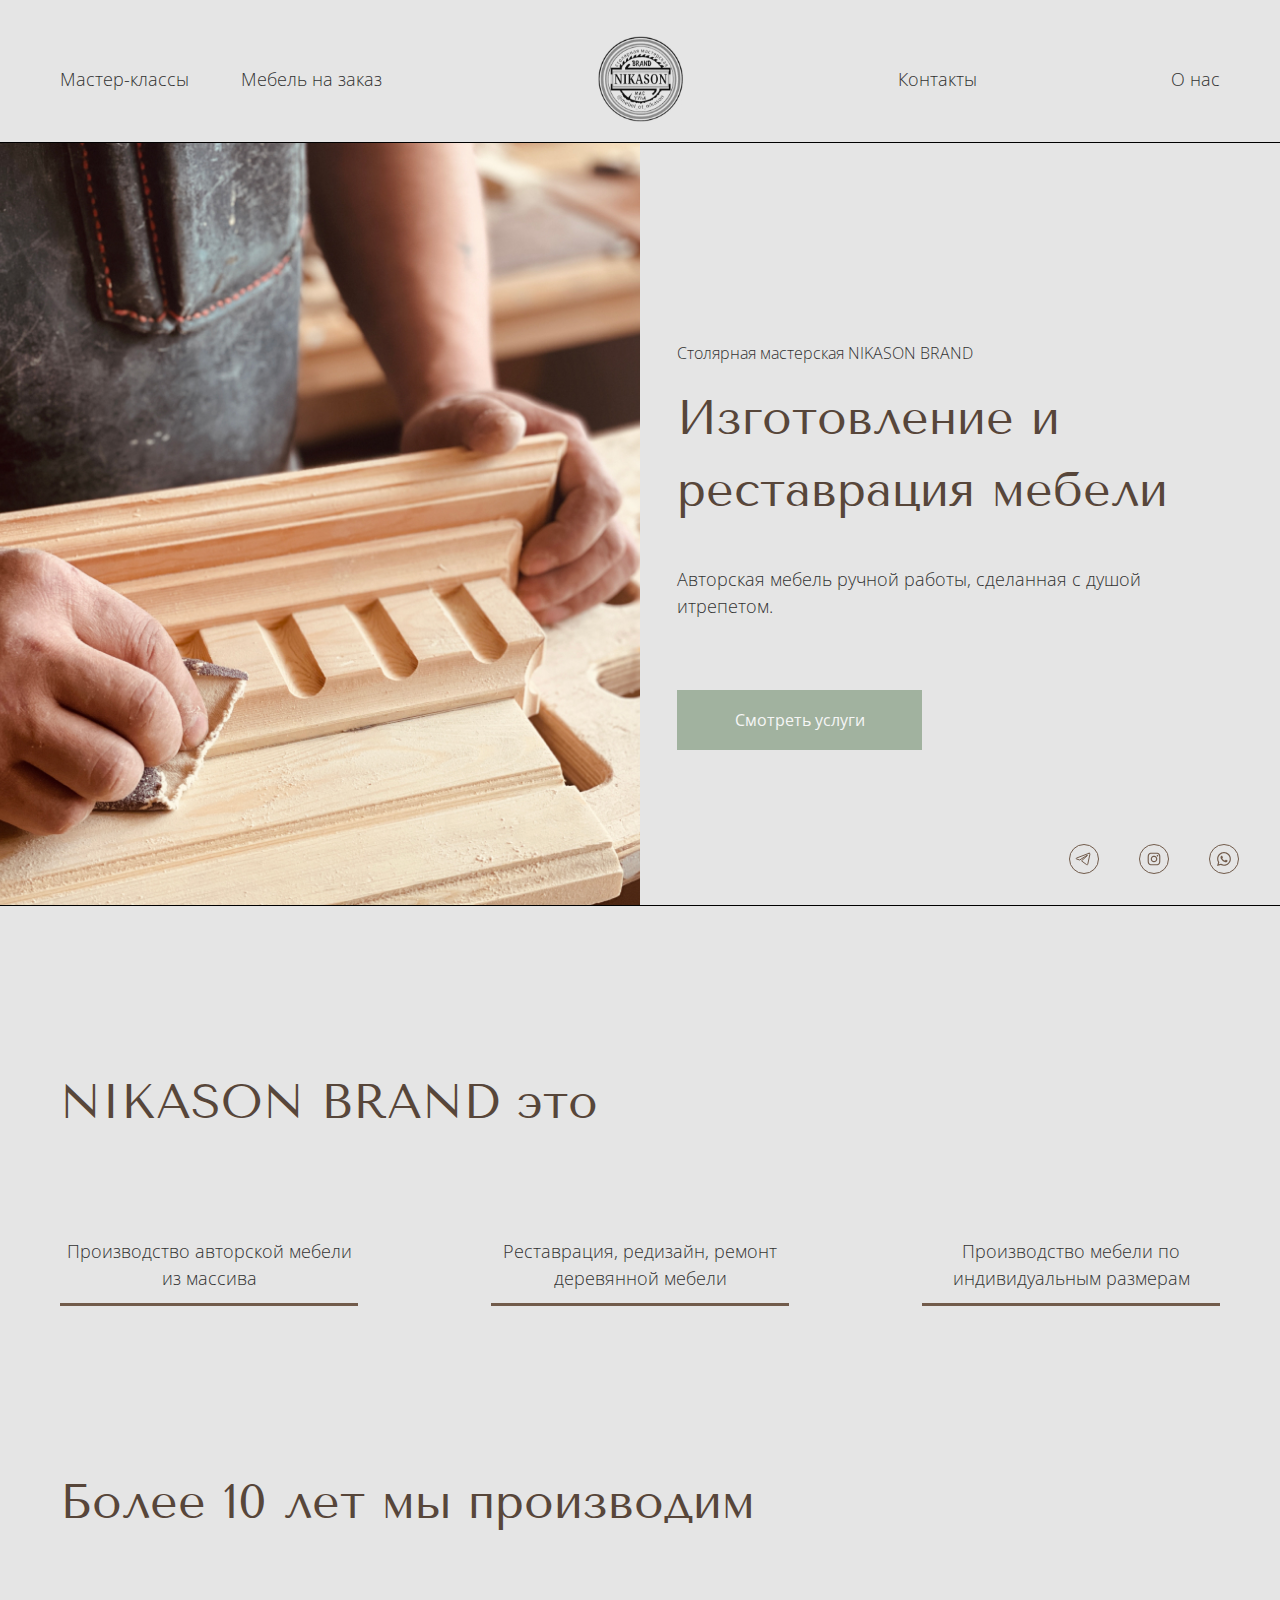
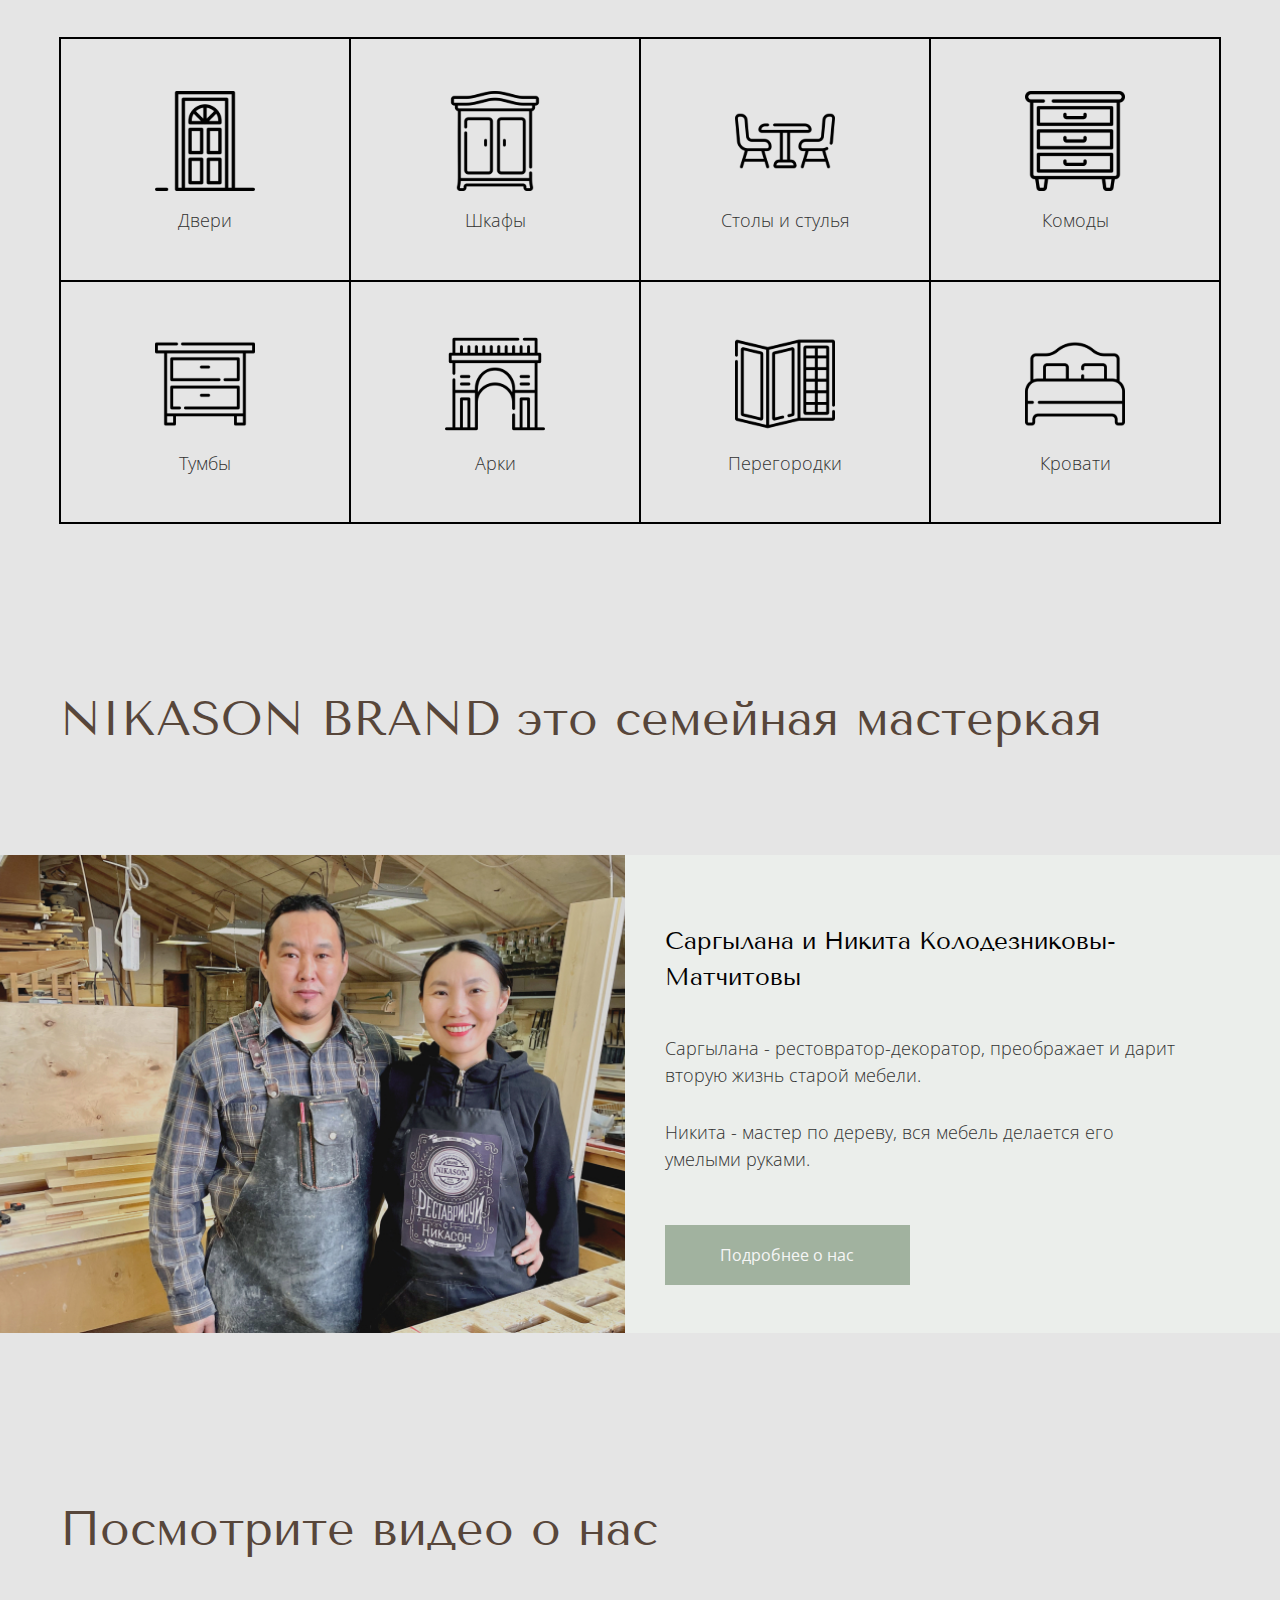
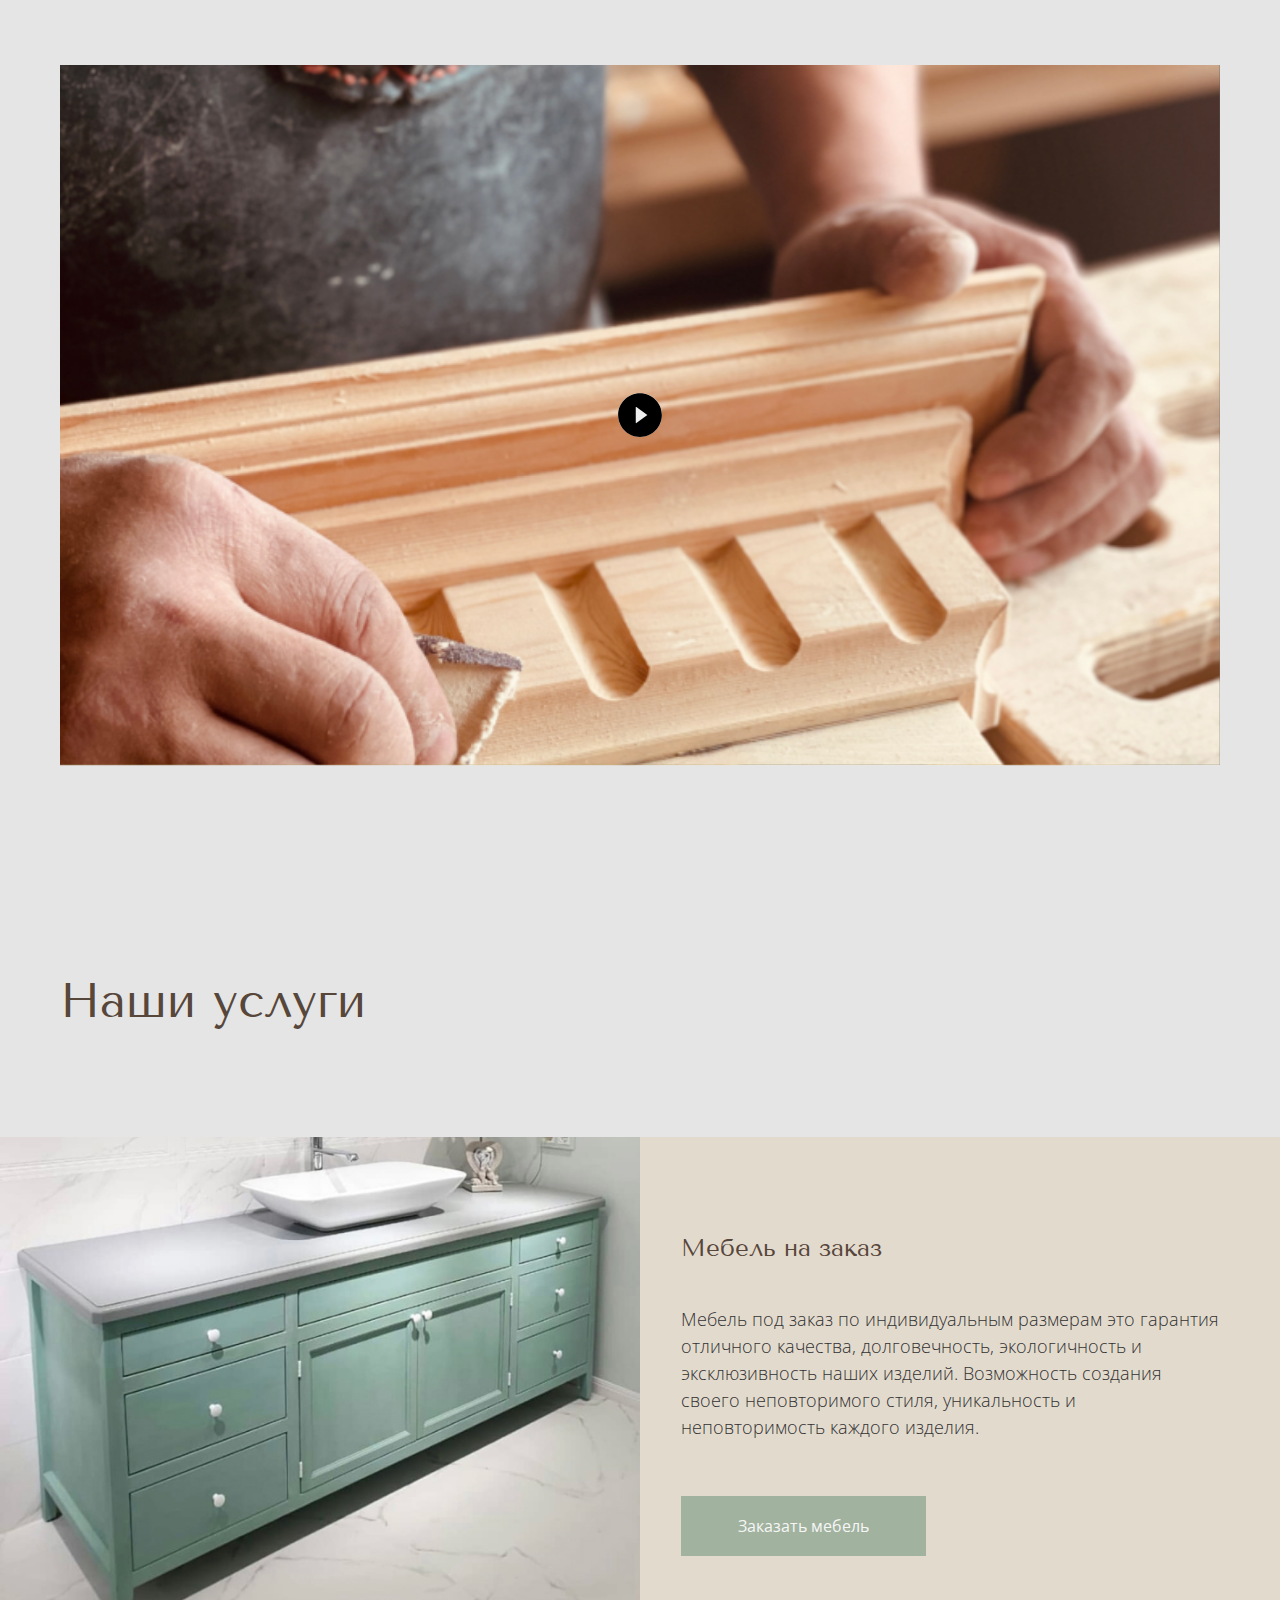
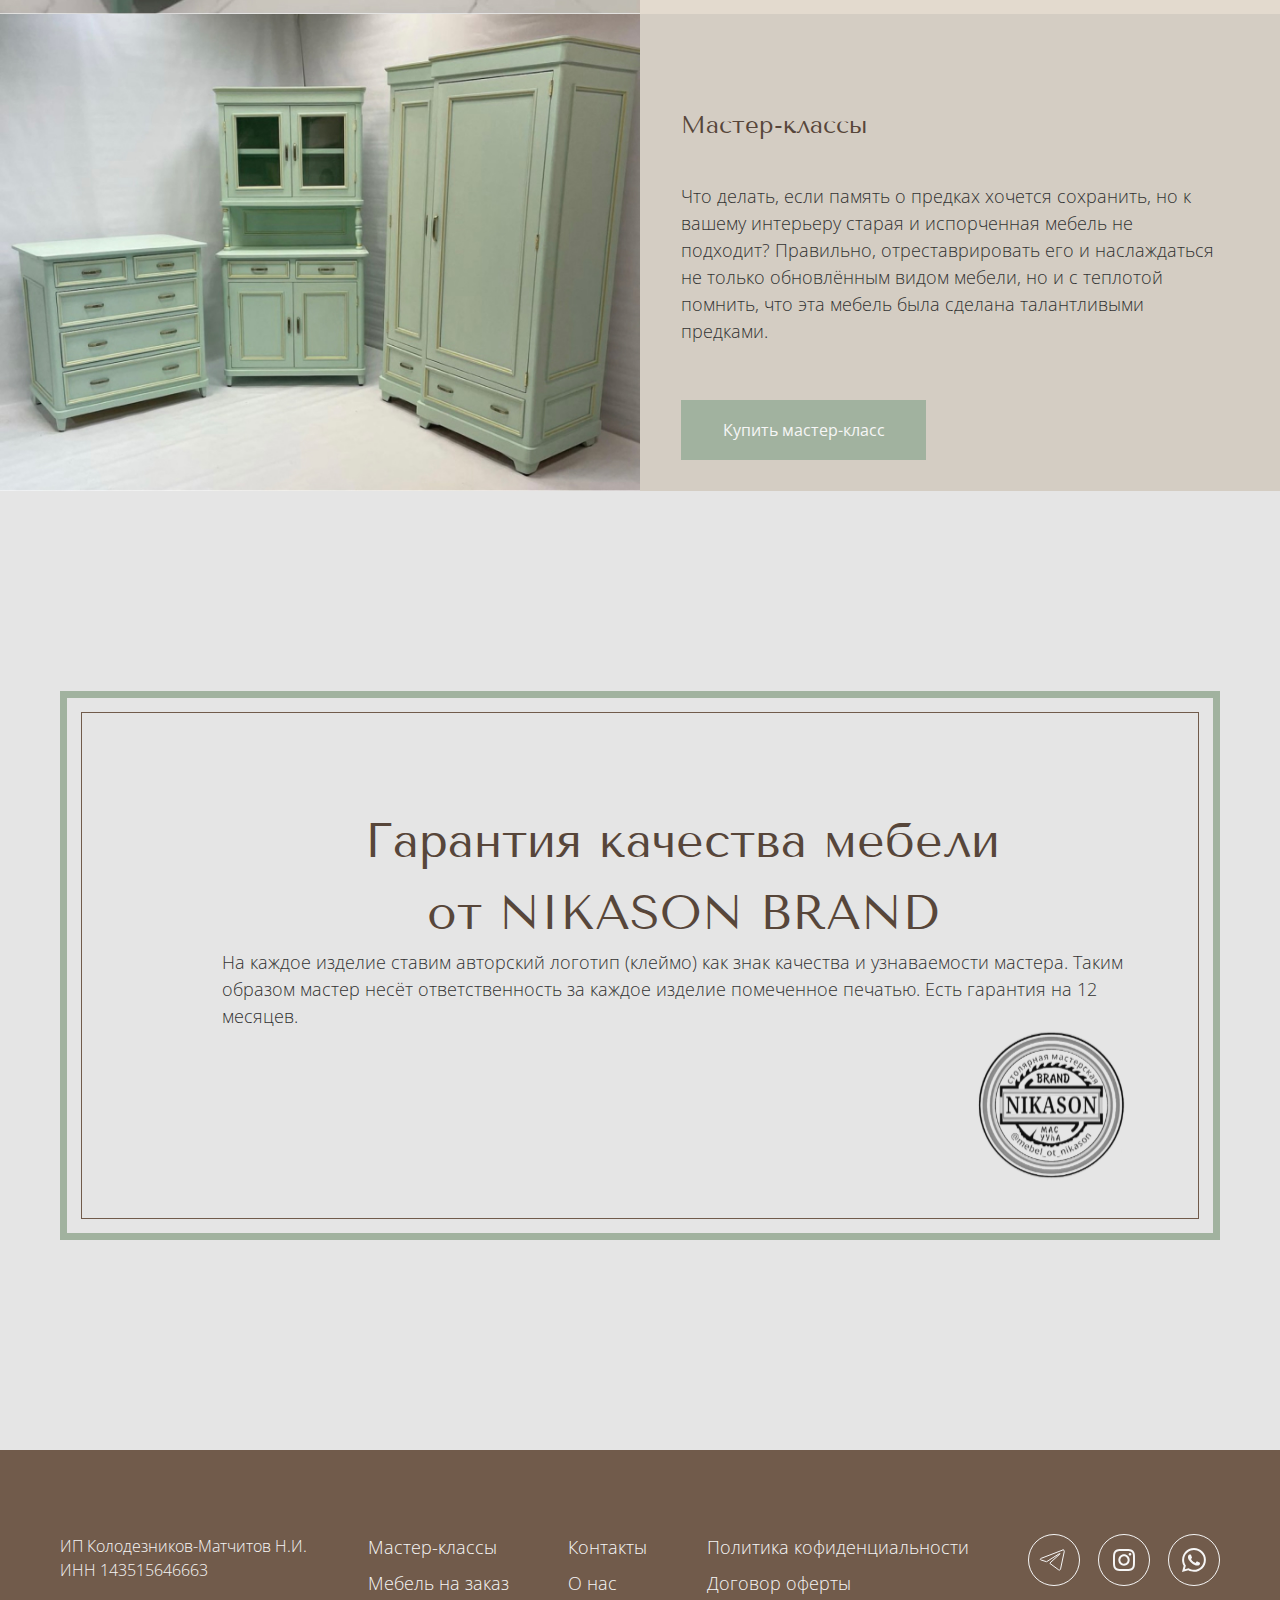
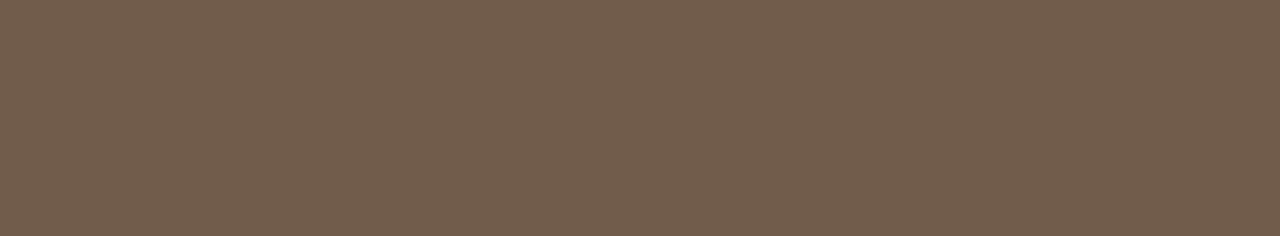
<file: index.html>
<!DOCTYPE html>
<html lang="ru">
<head>
    <meta charset="UTF-8">
    <meta http-equiv="X-UA-Compatible" content="IE=edge">
    <meta name="viewport" content="width=device-width, initial-scale=1.0">
    <title>Nikason</title>
    <link rel="preconnect" href="https://fonts.googleapis.com">
    <link rel="preconnect" href="https://fonts.gstatic.com" crossorigin>
    <link href="https://fonts.googleapis.com/css2?family=Montserrat:wght@400;700&family=Open+Sans:wght@300;400;700&family=PT+Serif:ital@0;1&family=Tenor+Sans&display=swap" rel="stylesheet">
    <link rel="stylesheet" href="css/normalize.css">
    <link rel="stylesheet" href="css/style.css">
    <link rel="stylesheet" href="css/media.css">
</head>
<body>
    <div class="wrapper">
        <header class="header">
            <div class="container">
                <nav class="nav">
                    <div class="nav__inner">
                        <div class="nav__left">
                            <ul class="nav__list">
                                <li class="nav__item"><a href="master-class.html" class="nav__link">Мастер-классы</a></li>
                                <li class="nav__item"><a href="order.html" class="nav__link">Мебель на заказ</a></li> 
                            </ul>
                        </div>
                        <a class="logo" href="index.html">
                            <img src="img/logo.svg" alt="" class="logo__img">
                        </a>
                        <div class="nav__right">
                            <ul class="nav__list">
                                <li class="nav__item"><a href="#footer" class="nav__link">Контакты</a></li>
                                <li class="nav__item"><a href="info.html" class="nav__link">О нас</a></li> 
                            </ul>
                        </div>
                    </div>
                    <div class="hamb">
                        <span class="bar"></span>
                        <span class="bar"></span>
                        <span class="bar"></span>
                    </div>
                </nav>
            </div>
            <div class="header__box">
                <div class="header__img">
                    <img src="img/header-img.jpg" alt="">
                </div>
                <div class="header__content">
                    <div class="header__content-body">
                        <h2 class="header__subtitle">Столярная мастерская NIKASON BRAND</h2>
                        <h1 class="header__title title">Изготовление и <br> реставрация мебели</h1>
                        <p class="header__text">Авторская мебель ручной работы, сделанная с душой итрепетом.</p>
                        <a class="header__btn btn" href="#">Смотреть услуги</a>
                        <ul class="header__socials">
                            <li class="header__socials-item">
                                <a href="" class="header__socials-link">
                                    <svg width="30" height="30" viewBox="0 0 30 30" fill="none" xmlns="http://www.w3.org/2000/svg">
                                         <path d="M20.3112 9.18005C20.7387 9.18005 21.0612 9.55505 20.8887 10.2526L18.7962 20.1151C18.65 20.8163 18.2262 20.9851 17.6412 20.6588L12.65 16.9726C12.6306 16.9587 12.6148 16.9404 12.604 16.9192C12.5931 16.898 12.5874 16.8745 12.5874 16.8507C12.5874 16.8269 12.5931 16.8034 12.604 16.7822C12.6148 16.761 12.6306 16.7427 12.65 16.7288L18.4137 11.5238C18.6762 11.2913 18.3575 11.1788 18.0125 11.3888L10.7787 15.9526C10.7568 15.9669 10.7319 15.976 10.7059 15.9792C10.6799 15.9825 10.6535 15.9798 10.6287 15.9713L7.55747 15.0001C6.87497 14.8013 6.87497 14.3326 7.71122 13.9988L20 9.2588C20.0974 9.21205 20.2033 9.18527 20.3112 9.18005V9.18005Z" stroke="#715B4B" stroke-linecap="round" stroke-linejoin="round"/>
                                         <circle cx="15" cy="15" r="14.5" stroke="#715B4B"/>
                                    </svg>                                    
                                </a>
                            </li>
                            <li class="header__socials-item">
                                <a href="" class="header__socials-link">
                                    <svg width="30" height="30" viewBox="0 0 30 30" fill="none" xmlns="http://www.w3.org/2000/svg">
                                         <g clip-path="url(#clip0_723_33)">
                                         <path fill-rule="evenodd" clip-rule="evenodd" d="M12.3836 8.69189C13.0603 8.66073 13.2761 8.65381 15 8.65381C16.7238 8.65381 16.9396 8.66131 17.6157 8.69189C18.2919 8.72246 18.7534 8.83035 19.1573 8.98669C19.5802 9.1465 19.9638 9.39631 20.2811 9.71939C20.6042 10.0361 20.8534 10.4192 21.0127 10.8427C21.1696 11.2465 21.2769 11.708 21.308 12.383C21.3392 13.0609 21.3461 13.2767 21.3461 15C21.3461 16.7238 21.3386 16.9396 21.308 17.6163C21.2775 18.2913 21.1696 18.7528 21.0127 19.1567C20.8534 19.5802 20.6038 19.9639 20.2811 20.2811C19.9638 20.6042 19.5802 20.8534 19.1573 21.0127C18.7534 21.1696 18.2919 21.2769 17.6169 21.308C16.9396 21.3392 16.7238 21.3461 15 21.3461C13.2761 21.3461 13.0603 21.3386 12.3836 21.308C11.7086 21.2775 11.2471 21.1696 10.8432 21.0127C10.4197 20.8534 10.036 20.6038 9.71881 20.2811C9.39595 19.9642 9.14611 19.5807 8.98669 19.1573C8.83035 18.7534 8.72304 18.2919 8.69189 17.6169C8.66073 16.939 8.65381 16.7232 8.65381 15C8.65381 13.2761 8.66131 13.0603 8.69189 12.3842C8.72246 11.708 8.83035 11.2465 8.98669 10.8427C9.14634 10.4192 9.39638 10.0357 9.71939 9.71881C10.0361 9.39602 10.4195 9.14618 10.8427 8.98669C11.2465 8.83035 11.708 8.72304 12.383 8.69189H12.3836ZM17.5644 9.83419C16.8952 9.80362 16.6944 9.79727 15 9.79727C13.3055 9.79727 13.1048 9.80362 12.4355 9.83419C11.8165 9.86246 11.4807 9.96573 11.2569 10.0528C10.9609 10.1682 10.7492 10.305 10.5271 10.5271C10.3165 10.7319 10.1545 10.9813 10.0528 11.2569C9.96573 11.4807 9.86246 11.8165 9.83419 12.4355C9.80362 13.1048 9.79727 13.3055 9.79727 15C9.79727 16.6944 9.80362 16.8952 9.83419 17.5644C9.86246 18.1834 9.96573 18.5192 10.0528 18.743C10.1544 19.0182 10.3165 19.268 10.5271 19.4728C10.7319 19.6834 10.9817 19.8455 11.2569 19.9471C11.4807 20.0342 11.8165 20.1375 12.4355 20.1657C13.1048 20.1963 13.305 20.2027 15 20.2027C16.695 20.2027 16.8952 20.1963 17.5644 20.1657C18.1834 20.1375 18.5192 20.0342 18.743 19.9471C19.039 19.8317 19.2507 19.695 19.4728 19.4728C19.6834 19.268 19.8455 19.0182 19.9471 18.743C20.0342 18.5192 20.1375 18.1834 20.1657 17.5644C20.1963 16.8952 20.2027 16.6944 20.2027 15C20.2027 13.3055 20.1963 13.1048 20.1657 12.4355C20.1375 11.8165 20.0342 11.4807 19.9471 11.2569C19.8317 10.9609 19.695 10.7492 19.4728 10.5271C19.268 10.3165 19.0186 10.1545 18.743 10.0528C18.5192 9.96573 18.1834 9.86246 17.5644 9.83419ZM14.1894 16.9563C14.6421 17.1447 15.1461 17.1702 15.6155 17.0283C16.0849 16.8863 16.4904 16.5859 16.7628 16.1782C17.0352 15.7705 17.1577 15.2808 17.1092 14.7929C17.0608 14.305 16.8444 13.849 16.4971 13.5028C16.2757 13.2816 16.008 13.1122 15.7132 13.0068C15.4185 12.9014 15.1041 12.8627 14.7926 12.8934C14.4811 12.9241 14.1802 13.0235 13.9118 13.1845C13.6433 13.3454 13.4139 13.5639 13.2399 13.8241C13.066 14.0844 12.952 14.3799 12.906 14.6896C12.8601 14.9992 12.8833 15.3151 12.9741 15.6147C13.0649 15.9142 13.221 16.1899 13.4311 16.4219C13.6413 16.6539 13.9002 16.8364 14.1894 16.9563ZM12.6934 12.6934C12.9963 12.3905 13.3559 12.1503 13.7517 11.9863C14.1474 11.8224 14.5716 11.738 15 11.738C15.4283 11.738 15.8525 11.8224 16.2483 11.9863C16.644 12.1503 17.0036 12.3905 17.3065 12.6934C17.6094 12.9963 17.8497 13.3559 18.0136 13.7517C18.1775 14.1474 18.2619 14.5716 18.2619 15C18.2619 15.4283 18.1775 15.8525 18.0136 16.2483C17.8497 16.644 17.6094 17.0036 17.3065 17.3065C16.6948 17.9182 15.8651 18.2619 15 18.2619C14.1348 18.2619 13.3052 17.9182 12.6934 17.3065C12.0817 16.6948 11.738 15.8651 11.738 15C11.738 14.1348 12.0817 13.3052 12.6934 12.6934ZM18.9853 12.2238C19.0604 12.153 19.1205 12.0679 19.1621 11.9734C19.2036 11.879 19.2258 11.7771 19.2273 11.674C19.2288 11.5708 19.2096 11.4684 19.1708 11.3727C19.132 11.2771 19.0744 11.1903 19.0015 11.1173C18.9285 11.0443 18.8417 10.9867 18.746 10.948C18.6504 10.9092 18.548 10.8899 18.4448 10.8915C18.3416 10.893 18.2398 10.9151 18.1454 10.9567C18.0509 10.9983 17.9658 11.0584 17.895 11.1334C17.7573 11.2794 17.6819 11.4733 17.6848 11.674C17.6877 11.8746 17.7687 12.0662 17.9106 12.2081C18.0525 12.35 18.2442 12.4311 18.4448 12.434C18.6455 12.4369 18.8394 12.3615 18.9853 12.2238Z" fill="#715B4B"/>
                                         </g>
                                         <circle cx="15" cy="15" r="14.5" stroke="#715B4B"/>
                                         <defs>
                                         <clipPath id="clip0_723_33">
                                         <rect width="13.8462" height="13.8462" fill="white" transform="translate(8.0769 8.0769)"/>
                                         </clipPath>
                                         </defs>
                                    </svg>                                    
                                </a>
                            </li>
                            <li class="header__socials-item">
                                <a href="" class="header__socials-link">
                                    <svg width="30" height="30" viewBox="0 0 30 30" fill="none" xmlns="http://www.w3.org/2000/svg">
                                         <g clip-path="url(#clip0_723_38)">
                                         <path fill-rule="evenodd" clip-rule="evenodd" d="M18.124 16.3742C17.9521 16.2883 17.1092 15.874 16.9523 15.8164C16.7954 15.7592 16.6811 15.731 16.5663 15.9029C16.4521 16.0737 16.1238 16.4602 16.024 16.5744C15.9236 16.6892 15.8238 16.7031 15.6525 16.6177C15.4811 16.5312 14.9284 16.3506 14.2736 15.7667C13.7642 15.3121 13.4198 14.7508 13.32 14.5789C13.2202 14.4075 13.309 14.3146 13.395 14.2292C13.4723 14.1525 13.5663 14.029 13.6523 13.9292C13.7383 13.8289 13.7665 13.7573 13.8236 13.6425C13.8813 13.5283 13.8525 13.4285 13.8092 13.3425C13.7665 13.2565 13.4238 12.4125 13.2808 12.0692C13.1417 11.7352 13.0004 11.7808 12.8954 11.775C12.795 11.7704 12.6808 11.7692 12.5665 11.7692C12.4523 11.7692 12.2665 11.8119 12.1096 11.9839C11.9521 12.1552 11.5096 12.57 11.5096 13.414C11.5096 14.2575 12.1234 15.0727 12.2094 15.1875C12.2954 15.3017 13.4181 17.0337 15.1379 17.7762C15.5475 17.9527 15.8665 18.0583 16.1152 18.1367C16.5259 18.2677 16.8998 18.2492 17.1952 18.2048C17.524 18.1558 18.2094 17.79 18.3525 17.3896C18.495 16.9892 18.495 16.646 18.4523 16.5744C18.4096 16.5029 18.2954 16.4602 18.1234 16.3742H18.124ZM14.9959 20.6452H14.9936C13.9722 20.6454 12.9694 20.3708 12.0906 19.8502L11.8829 19.7267L9.72402 20.2933L10.3004 18.1887L10.1648 17.9729C9.59371 17.0639 9.2915 16.0118 9.29306 14.9383C9.29421 11.794 11.8523 9.23597 14.9983 9.23597C16.5213 9.23597 17.9533 9.8302 19.0298 10.9079C19.5608 11.4367 19.9816 12.0655 20.268 12.758C20.5544 13.4505 20.7006 14.1929 20.6983 14.9423C20.6971 18.0865 18.139 20.6452 14.9959 20.6452ZM19.849 10.0892C19.2134 9.44938 18.457 8.94205 17.6239 8.59662C16.7907 8.2512 15.8973 8.07455 14.9954 8.07693C11.2142 8.07693 8.13575 11.1548 8.1346 14.9377C8.13402 16.1469 8.4496 17.3273 9.05017 18.3675L8.0769 21.9231L11.7138 20.9689C12.7199 21.517 13.8473 21.8042 14.9931 21.8042H14.9959C18.7771 21.8042 21.8556 18.7264 21.8567 14.9429C21.8595 14.0413 21.6835 13.1481 21.3389 12.315C20.9943 11.4819 20.4879 10.7254 19.849 10.0892Z" fill="#715B4B"/>
                                         </g>
                                         <circle cx="15" cy="15" r="14.5" stroke="#715B4B"/>
                                         <defs>
                                         <clipPath id="clip0_723_38">
                                         <rect width="13.8462" height="13.8462" fill="white" transform="translate(8.0769 8.0769)"/>
                                         </clipPath>
                                         </defs>
                                    </svg>                                    
                                </a>
                            </li>
                        </ul>  
                    </div>
                </div>
            </div>
            <div class="hamb-menu">
                <ul class="hamb-menu__list">
                    <li class="hamb-menu__item">
                       <a class="logo" href="index.html">
                            <img src="img/logo.svg" alt="" class="logo__img">
                        </a>
                    </li>
                    <li class="hamb-menu__item">
                        <a href="master-class.html" class="hamb-menu__link">Мастер-классы</a>
                    </li>
                    <li class="hamb-menu__item">
                        <a href="order.html" class="hamb-menu__link">Мебель на заказ</a>
                    </li>
                    <li class="hamb-menu__item">
                        <a href="#footer" class="hamb-menu__link">Контакты</a>
                    </li>
                   <li >
                        <a href="info.html" class="hamb-menu__link">О нас</a>
                    </li>
                </ul>
            </div>
        </header>
         <main class="main">
            <section class="brand">
                <div class="container">
                    <div class="brand-inner">
                        <h3 class="brand__title title">NIKASON BRAND это</h3>
                    </div>
                    <div class="brand__box">
                        <div class="brand__item">
                            <p class="brand__text">Производство авторской мебели из массива</p>
                        </div>
                        <div class="brand__item">
                            <p class="brand__text">Реставрация, редизайн, ремонт деревянной мебели</p>
                        </div>
                        <div class="brand__item">
                            <p class="brand__text">Производство мебели по индивидуальным размерам
                            </p>
                        </div>
                    </div>
                </div>
            </section>
            <section class="products">
                <div class="container">
                    <div class="products-inner">
                        <h3 class="products__title title">Более 10 лет мы производим</h3>
                        <div class="products__box">
                            <div class="products__item">
                                <div class="products__item-body">
                                    <img src="img/products/door.svg" alt="" class="products__img">
                                    <p class="products__name">Двери</p>
                                </div>
                            </div>
                            <div class="products__item">
                                <div class="products__item-body">
                                    <img src="img/products/closet.svg" alt="" class="products__img">
                                    <p class="products__name">Шкафы</p>
                                </div>
                            </div>
                            <div class="products__item">
                                <div class="products__item-body">
                                    <img src="img/products/chair.svg" alt="" class="products__img">
                                    <p class="products__name">Столы и стулья</p>
                                </div>
                            </div>
                            <div class="products__item">
                                <div class="products__item-body">
                                    <img src="img/products/drawers.svg" alt="" class="products__img">
                                    <p class="products__name">Комоды</p>
                                </div>
                            </div>
                            <div class="products__item">
                                <div class="products__item-body">
                                    <img src="img/products/drawer.svg" alt="" class="products__img">
                                    <p class="products__name">Тумбы</p>
                                </div>
                            </div>
                            <div class="products__item">
                                <div class="products__item-body">
                                    <img src="img/products/gate.svg" alt="" class="products__img">
                                    <p class="products__name">Арки</p>
                                </div>   
                            </div>
                            <div class="products__item">
                                <div class="products__item-body">
                                    <img src="img/products/room-divider.svg" alt="" class="products__img">
                                <p class="products__name">Перегородки</p>
                                </div>
                            </div>
                            <div class="products__item">
                                <div class="products__item-body">
                                    <img src="img/products/bed.svg" alt="" class="products__img">
                                    <p class="products__name">Кровати</p>
                                </div>
                            </div>
                        </div>
                    </div>
                </div>
            </section>
            <section class="family">
                <div class="container">
                    <h3 class="family__title title">NIKASON BRAND это семейная мастеркая</h3>
                </div>
                <div class="family__box">
                    <div class="family__img">
                        <img src="img/family.jpg" alt="family">
                    </div>
                    <div class="family__content">
                        <h4 class="family__content-title title">Саргылана и Никита Колодезниковы-Матчитовы</h4>
                        <p class="family__content-text">Саргылана - рестовратор-декоратор, преображает и дарит вторую жизнь старой мебели.</p>
                        <p class="family__content-text">Никита - мастер по дереву, вся мебель делается его умелыми руками.</p>
                        <a href="" class="family__btn btn">Подробнее о нас</a>
                    </div>
                </div>
            </section>
            <section class="about">
                <div class="container">
                    <h3 class="about__title title">Посмотрите видео о нас</h3>
                    <div class="about__video">
                        <img class="video__img" src="img/header-img.jpg" alt="about">
                        <video class="video__clip" src="video/video.mp4"></video>
                        <button class="play-btn">
                            <img src="img/play-btn.svg" alt="play-button">
                        </button>
                    </div>
                </div>
            </section>
            <section class="services">
                <div class="container">
                    <h3 class="services__title title">Наши услуги</h3>
                </div>
                <div class="services__box">
                    <div class="services__img">
                        <img src="img/services-1.jpg" alt="">
                    </div>
                    <div class="services__content services__content--top">
                        <div class="services__content-inner">
                            <h4 class="services__content-title title">Мебель на заказ</h4>
                        <p class="services__content-text">
                            Мебель под заказ по индивидуальным размерам это   гарантия отличного качества, долговечность, экологичность и эксклюзивность наших изделий. 
                            Возможность создания своего неповторимого стиля, уникальность и неповторимость каждого изделия.
                        </p>
                        <a class="services__content-btn btn" href="#">Заказать мебель</a>
                        </div>
                    </div>
                </div>
                <div class="services__box">
                    <div class="services__img">
                        <img src="img/services-2.jpg" alt="">
                    </div>
                    <div class="services__content services__content--bottom">
                        <div class="services__content-inner">
                            <h4 class="services__content-title title">Мастер-классы</h4>
                        <p class="services__content-text">
                            Что делать, если память о предках хочется сохранить, но к вашему интерьеру старая и испорченная мебель не подходит? 
                            Правильно, отреставрировать его и наслаждаться не только обновлённым видом мебели, но и с теплотой помнить, что эта мебель была сделана талантливыми предками.
                        </p>
                        <a class="services__content-btn btn" href="#">Купить мастер-класс</a>
                        </div>
                    </div>
                </div>
            </section>
            <section class="guarantee">
                <div class="container">
                    <div class="guarantee__wrap">
                        <div class="guarantee__inner">
                            <h3 class="guarantee__title title">Гарантия качества мебели от NIKASON BRAND</h3>
                            <div class="guarante__content">
                                <p class="guarantee__text">
                                    На каждое изделие ставим авторский логотип (клеймо) как знак качества и узнаваемости мастера. Таким образом мастер несёт ответственность за каждое изделие помеченное печатью. Есть гарантия на 12 месяцев. 
                                </p>
                                <img src="img/logo.svg" alt="" class="guarantee__logo">
                            </div>
                        </div>
                    </div>
                </div>
            </section>
        </main>
        <footer class="footer" id="footer">
            <div class="container">
                <div class="footer__inner">
                    <div class="info">
                        <p class="info__text">
                            ИП Колодезников-Матчитов Н.И.
                            ИНН 143515646663
                        </p>
                    </div>
                    <div class="links">
                        <a href="master-class.html">Мастер-классы</a>
                        <a href="order.html">Мебель на заказ</a>
                    </div>
                    <div class="about-us">
                        <a href="#footer">Контакты</a>
                        <a href="info.html">О нас</a>
                    </div>
                    <div class="confidentiality">
                        <a href="#">Политика кофиденциальности</a>
                        <a href="#">Договор оферты</a>
                    </div>
                    <div class="social-links">
                        <a href="#"><img src="img/footer-icons/footer-telegram.svg" alt="telegram"></a>
                        <a href="#"><img src="img/footer-icons/footer-inst.svg" alt="instagram"></a>
                        <a href="#"><img src="img/footer-icons/footer-whutsup.svg" alt="whatsup"></a>
                    </div>
                </div>
            </div>
        </footer>
    </div>
    <script src="js/main.js"></script>
</body>
</html>
</file>
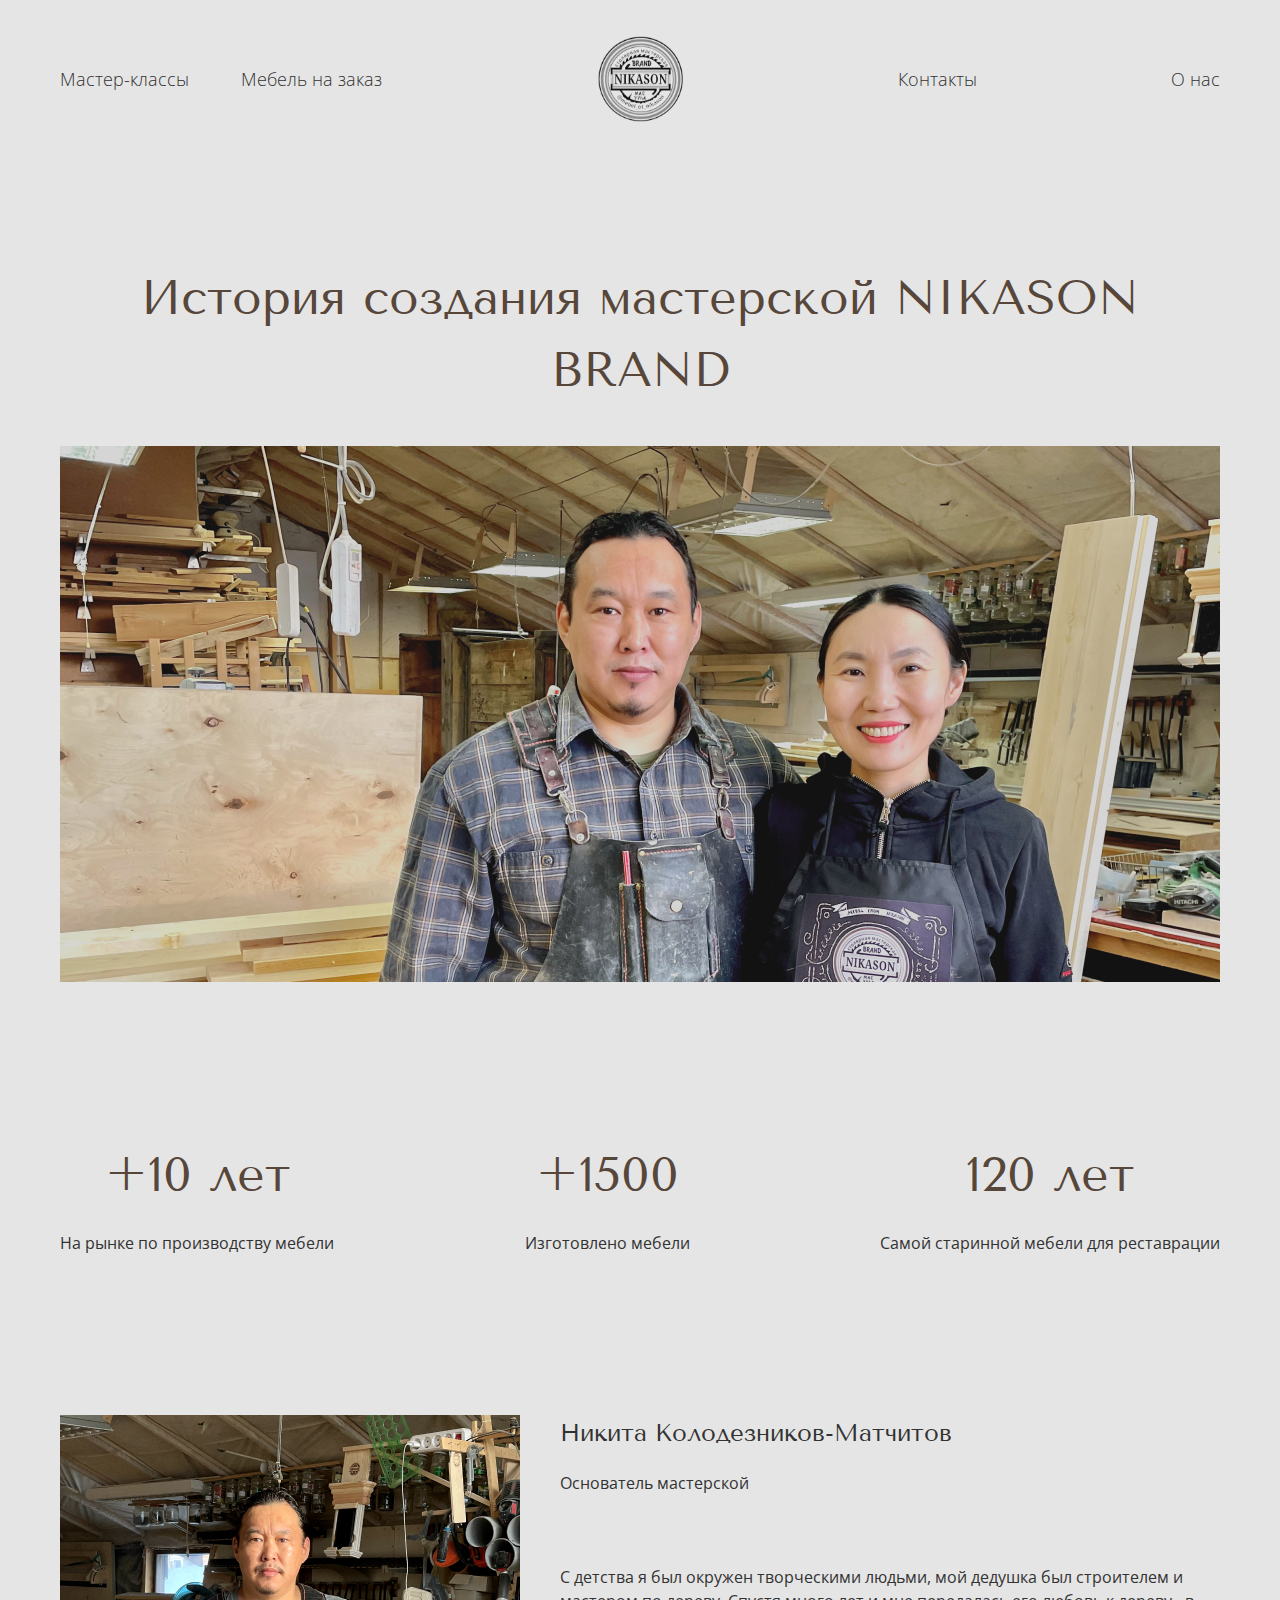
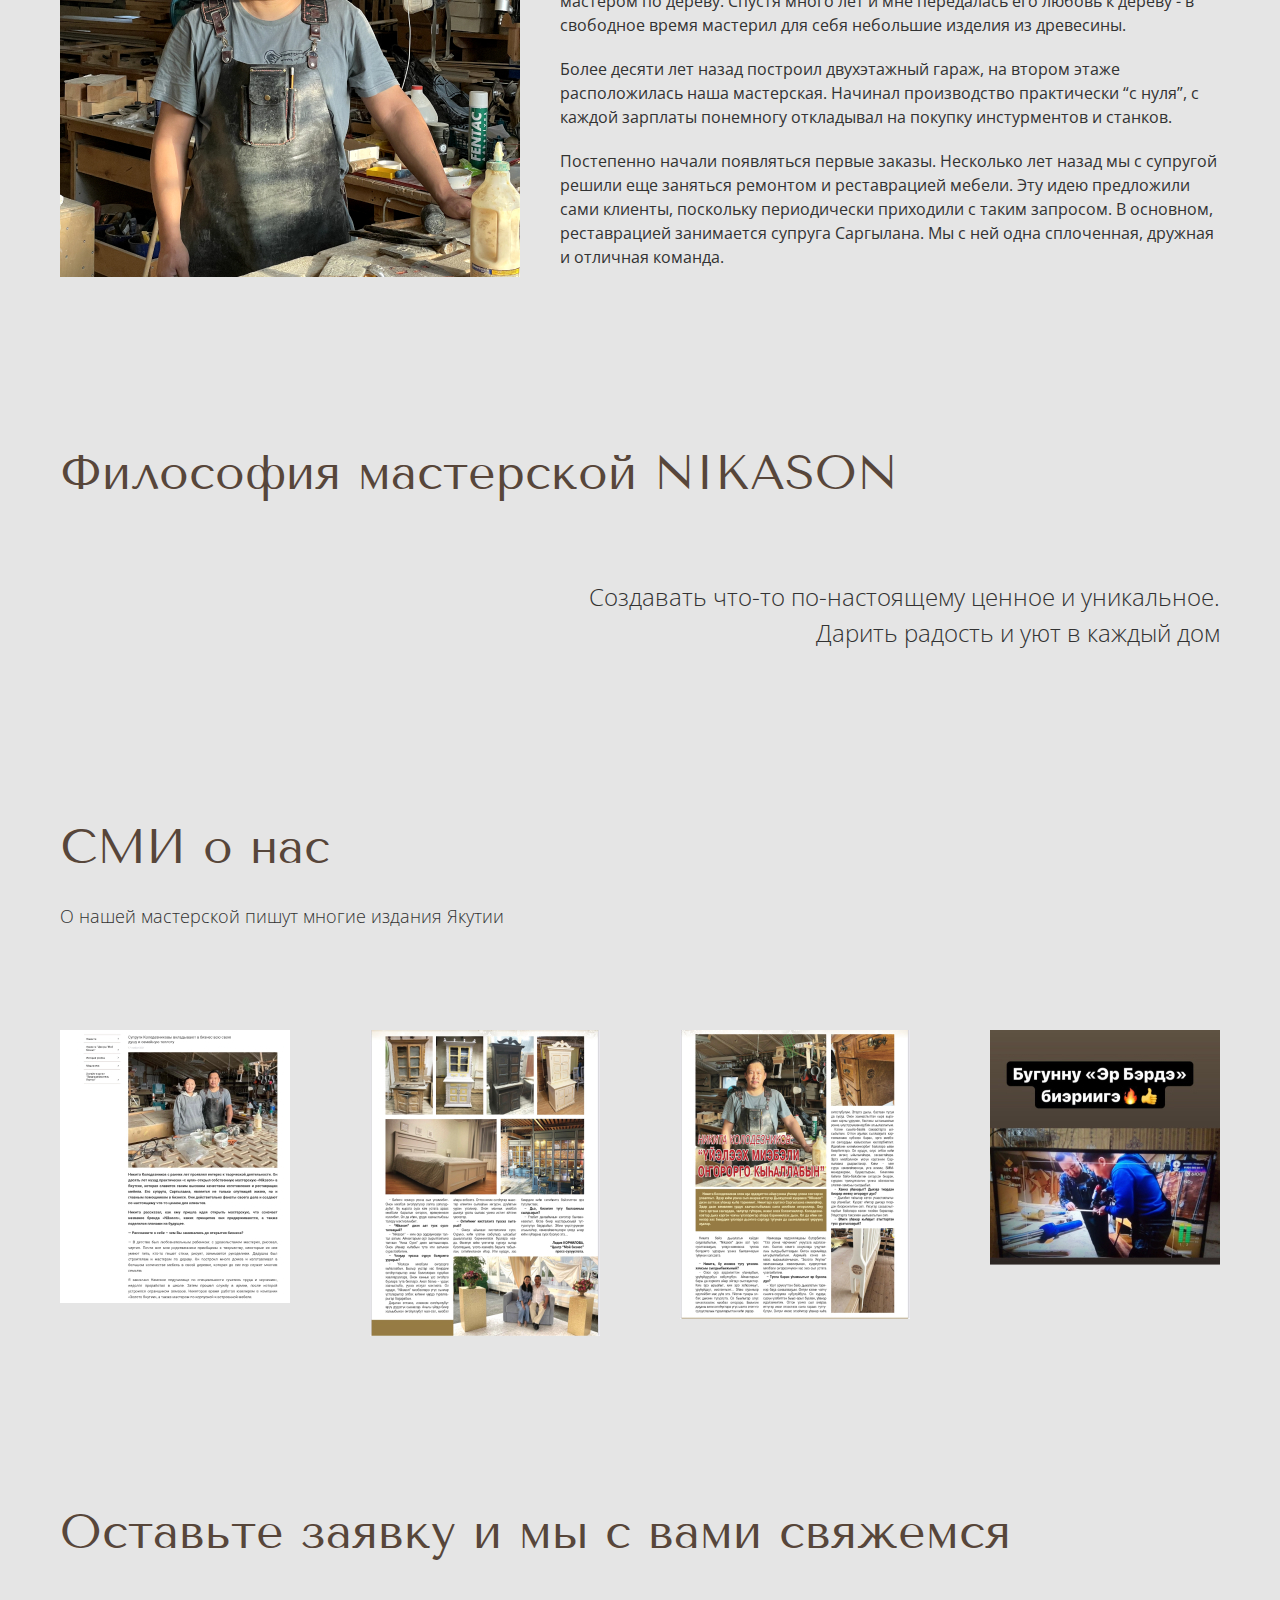
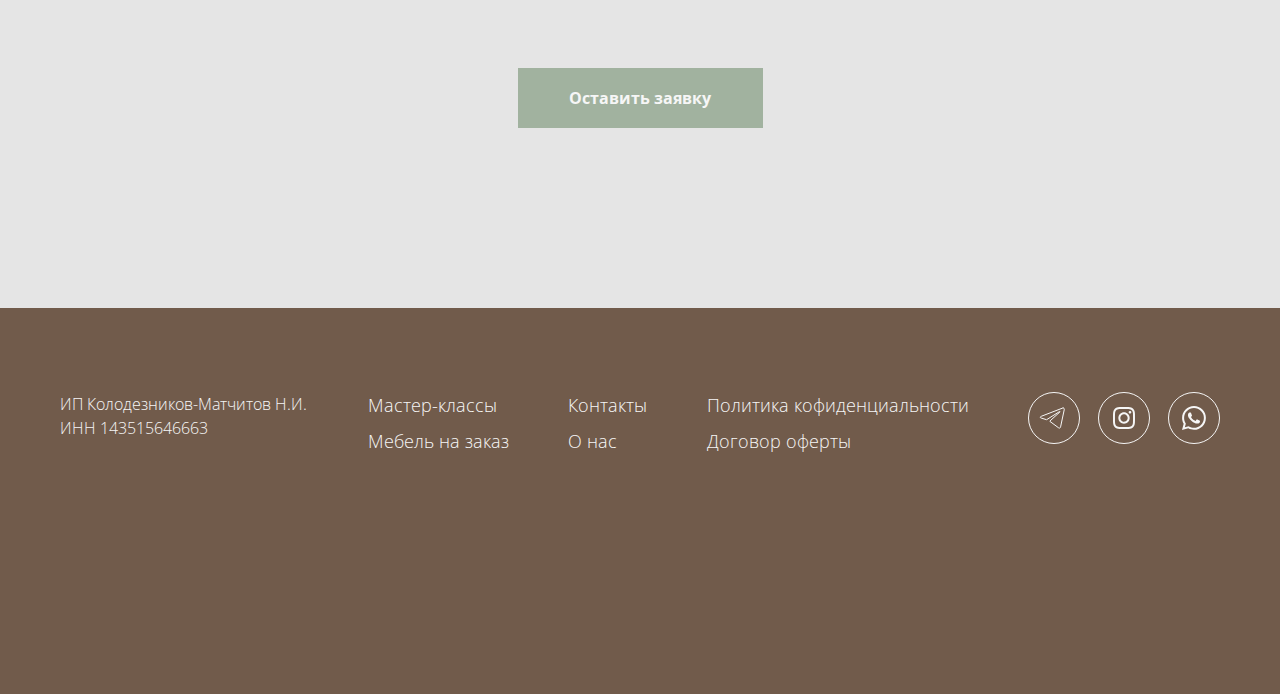
<file: info.html>
<!DOCTYPE html>
<html lang="ru">
<head>
    <meta charset="UTF-8">
    <meta http-equiv="X-UA-Compatible" content="IE=edge">
    <meta name="viewport" content="width=device-width, initial-scale=1.0">
    <title>О нас</title>
    <link rel="preconnect" href="https://fonts.googleapis.com">
    <link rel="preconnect" href="https://fonts.gstatic.com" crossorigin>
    <link href="https://fonts.googleapis.com/css2?family=Montserrat:wght@400;700&family=Open+Sans:wght@300;400;700&family=PT+Serif:ital@0;1&family=Tenor+Sans&display=swap" rel="stylesheet">
    <link rel="stylesheet" href="css/normalize.css">
    <link rel="stylesheet" href="css/slick.css">
    <link rel="stylesheet" href="css/style.css">
    <link rel="stylesheet" href="css/media.css">
</head>
<body>
    <div class="wrapper">
        <header class="header">
            <div class="container">
                <nav class="nav">
                    <div class="nav__inner">
                        <div class="nav__left">
                            <ul class="nav__list">
                                <li class="nav__item"><a href="master-class.html" class="nav__link">Мастер-классы</a></li>
                                <li class="nav__item"><a href="order.html" class="nav__link">Мебель на заказ</a></li> 
                            </ul>
                        </div>
                        <a class="logo" href="index.html">
                            <img src="img/logo.svg" alt="" class="logo__img">
                        </a>
                        <div class="nav__right">
                            <ul class="nav__list">
                                <li class="nav__item"><a href="#footer" class="nav__link">Контакты</a></li>
                                <li class="nav__item"><a href="#" class="nav__link">О нас</a></li> 
                            </ul>
                        </div>
                    </div>
                    <div class="hamb">
                        <span class="bar"></span>
                        <span class="bar"></span>
                        <span class="bar"></span>
                    </div>
                </nav>
                <div class="hamb-menu">
                    <ul class="hamb-menu__list">
                        <li class="hamb-menu__item">
                            <a class="logo" href="index.html">
                                <img src="img/logo.svg" alt="" class="logo__img">
                            </a>
                        </li>
                        <li class="hamb-menu__item">
                            <a href="master-class.html" class="hamb-menu__link">Мастер-классы</a>
                        </li>
                        <li class="hamb-menu__item">
                            <a href="order.html" class="hamb-menu__link">Мебель на заказ</a>
                        </li>
                        <li class="hamb-menu__item">
                            <a href="#footer" class="hamb-menu__link">Контакты</a>
                        </li>
                       <li >
                            <a href="info.html" class="hamb-menu__link">О нас</a>
                        </li>
                    </ul>
                </div>
            </div>
        </header>
        <main class="main">
            <section class="history">
                <div class="container">
                    <h3 class="history__title title">История создания мастерской NIKASON BRAND</h3>
                    <img src="img/info/history/history-img.jpg" alt="" class="history__img">
                    <div class="history__descr">
                        <div class="history__descr-item item-descr">
                            <h4 class="item-descr__title">+10 лет</h4>
                            <p class="item-descr__text">На рынке по производству мебели</p>
                        </div>
                        <div class="history__descr-item item-descr">
                            <h4 class="item-descr__title">+1500</h4>
                            <p class="item-descr__text">Изготовлено мебели</p>
                        </div>
                        <div class="history__descr-item item-descr">
                            <h4 class="item-descr__title">120 лет</h4>
                            <p class="item-descr__text">Самой старинной мебели для реставрации </p>
                        </div>
                    </div>
                    <div class="history__content">
                        <div class="history__content-img">
                            <img src="img/info/history/history-img-2.jpg" alt=""></div>
                        <div class="history__content-descr history-descr">
                            <h4 class="history-descr__title">Никита Колодезников-Матчитов</h4>
                            <h5 class="history-descr__subtitle">Основатель мастерской</h5>
                            <p class="history-descr__text"> С детства я был окружен творческими людьми, мой дедушка был строителем и мастером по дереву. Спустя много лет и мне передалась его любовь к дереву - в свободное время мастерил для себя небольшие  изделия из древесины.</p> 
                            <p class="history-descr__text">Более десяти лет назад построил двухэтажный гараж, на втором этаже расположилась наша мастерская. Начинал производство практически “с нуля”, с каждой зарплаты понемногу откладывал на покупку инстурментов и станков.</p>
                            <p class="history-descr__text">Постепенно начали появляться первые заказы. Несколько лет назад мы с супругой решили еще заняться ремонтом и реставрацией мебели. Эту идею предложили сами клиенты, поскольку периодически приходили с таким запросом. В основном, реставрацией занимается супруга Саргылана. Мы с ней одна сплоченная, дружная и отличная команда.</p>
                        </div>
                    </div>
                </div>
            </section>
           <section class="philosophy">
                <div class="container">
                    <h3 class="philosophy__title title">Философия мастерской NIKASON</h3>
                    <p class="philosophy__text">Создавать что-то по-настоящему ценное и уникальное.</p>
                    <p class="philosophy__text">Дарить радость и уют в каждый дом</p>
                </div>
            </section>
            <section class="reviews">
                <div class="container">
                    <h3 class="reviews__title title">СМИ о нас</h3>
                    <h4 class="reviews__subtitle">О нашей мастерской пишут многие издания Якутии</h4>
                    <div class="reviews__box">
                        <div class="reviews__item">
                            <img src="img/info/reviews/01.jpg" alt="" class="reviews__img">
                        </div>
                        <div class="reviews__item">
                            <img src="img/info/reviews/02.jpg" alt="" class="reviews__img">
                        </div>
                        <div class="reviews__item">
                            <img src="img/info/reviews/03.jpg" alt="" class="reviews__img">
                        </div>
                        <div class="reviews__item">
                            <img src="img/info/reviews/04.jpg" alt="" class="reviews__img">
                        </div>
                    </div>
                </div>
            </section>
            <section class="request">
                <div class="container">
                    <h3 class="request__title title">Оставьте заявку и мы с вами свяжемся</h3>
                    <a href="#" class="request__btn btn">Оставить заявку</a>
                </div>
            </section>
        </main>
        <footer class="footer" id="footer">
            <div class="container">
                <div class="footer__inner">
                    <div class="info">
                        <p class="info__text">
                            ИП Колодезников-Матчитов Н.И.
                            ИНН 143515646663
                        </p>
                    </div>
                    <div class="links">
                        <a href="master-class.html">Мастер-классы</a>
                        <a href="order.html">Мебель на заказ</a>
                    </div>
                    <div class="about-us">
                        <a href="#footer">Контакты</a>
                        <a href="info.html">О нас</a>
                    </div>
                    <div class="confidentiality">
                        <a href="#">Политика кофиденциальности</a>
                        <a href="#">Договор оферты</a>
                    </div>
                    <div class="social-links">
                        <a href="#"><img src="img/footer-icons/footer-telegram.svg" alt="telegram"></a>
                        <a href="#"><img src="img/footer-icons/footer-inst.svg" alt="instagram"></a>
                        <a href="#"><img src="img/footer-icons/footer-whutsup.svg" alt="whatsup"></a>
                    </div>
                </div>
            </div>
        </footer>
    </div>
    <script src="js/info.js"></script>
</body>
</html>
</file>
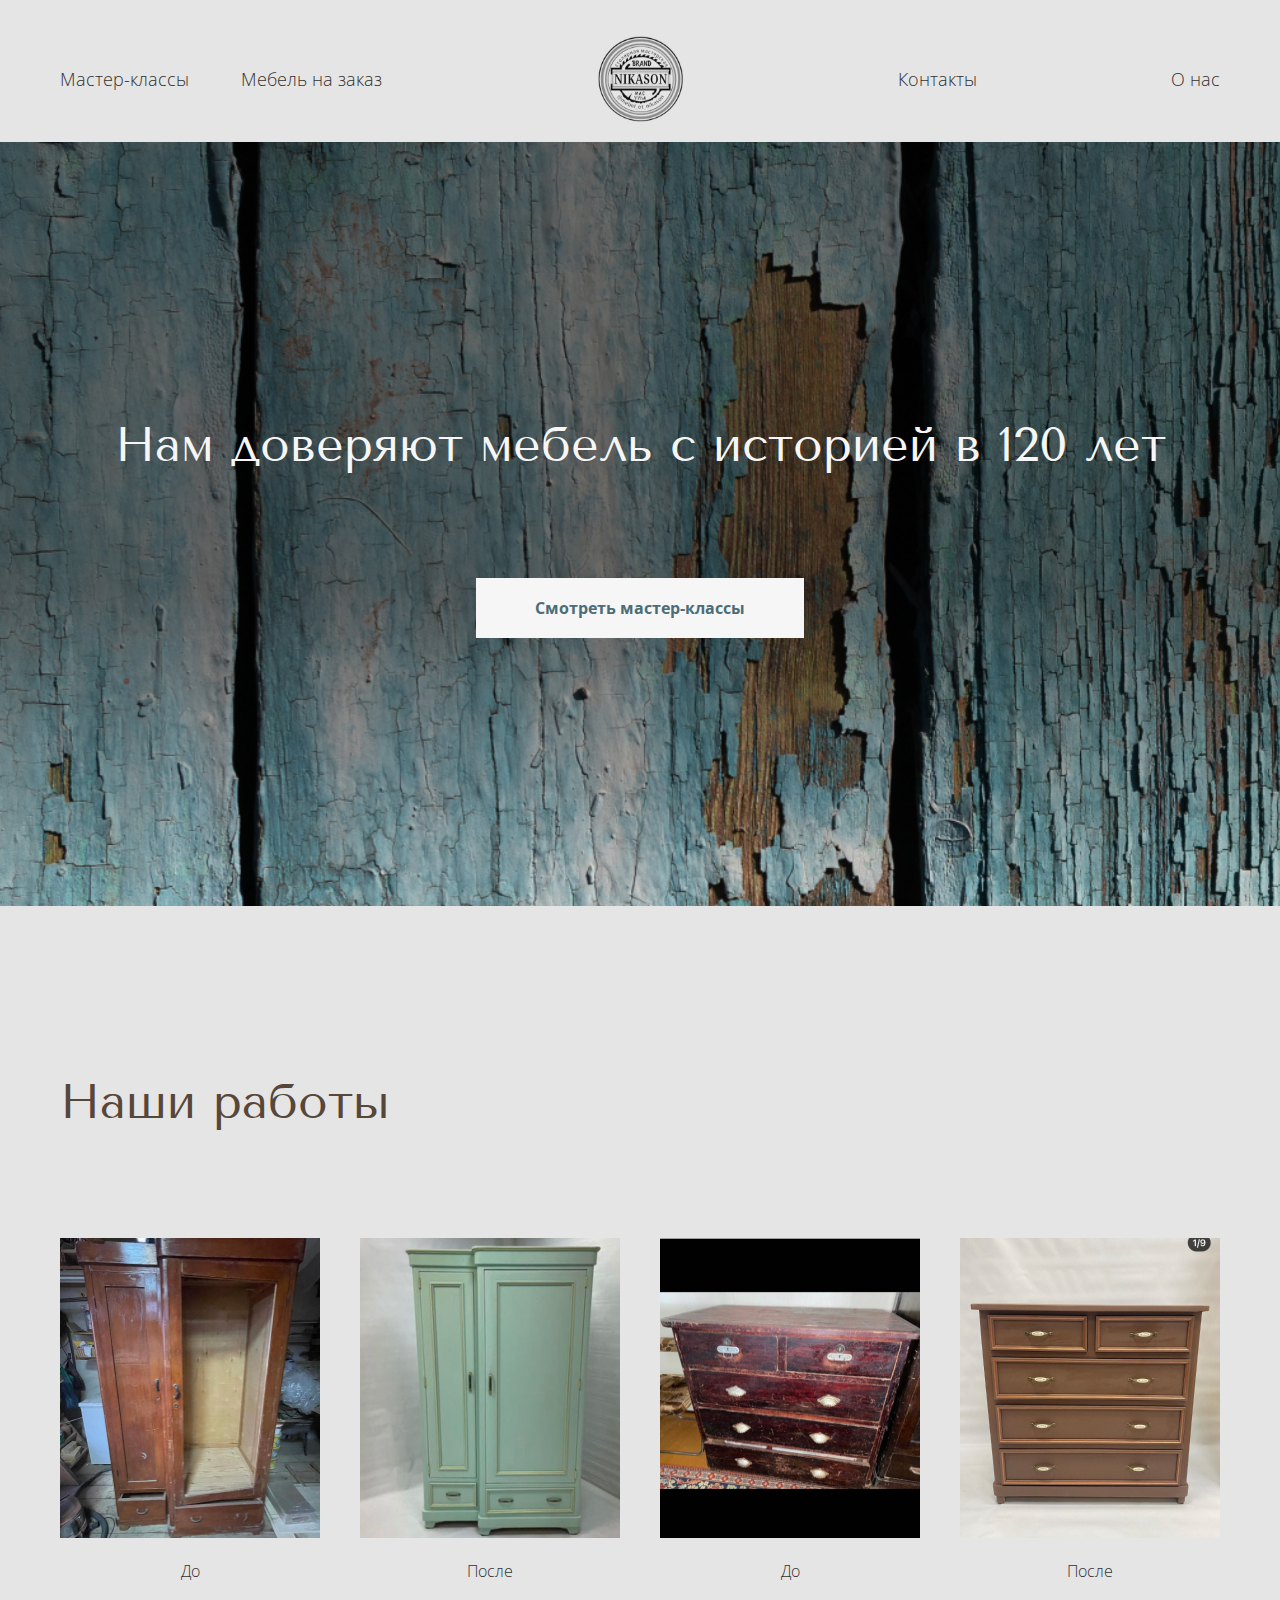
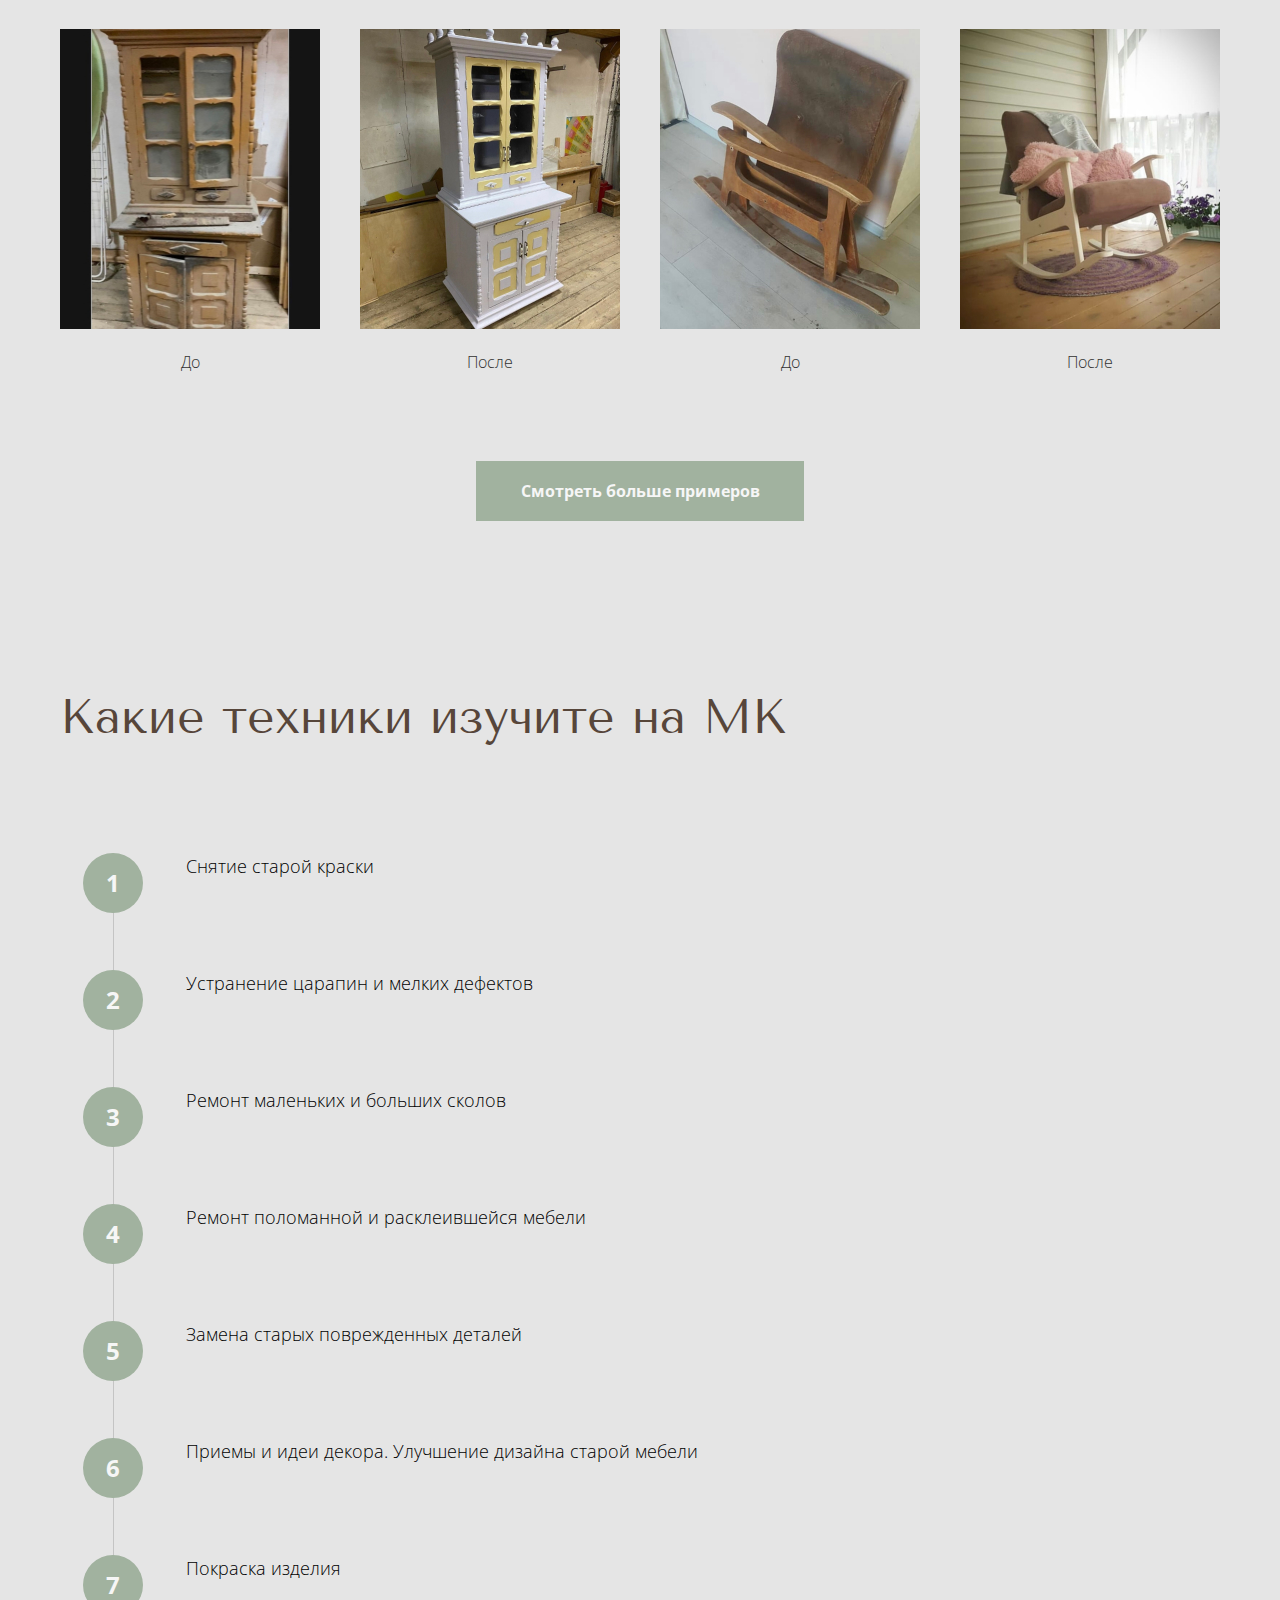
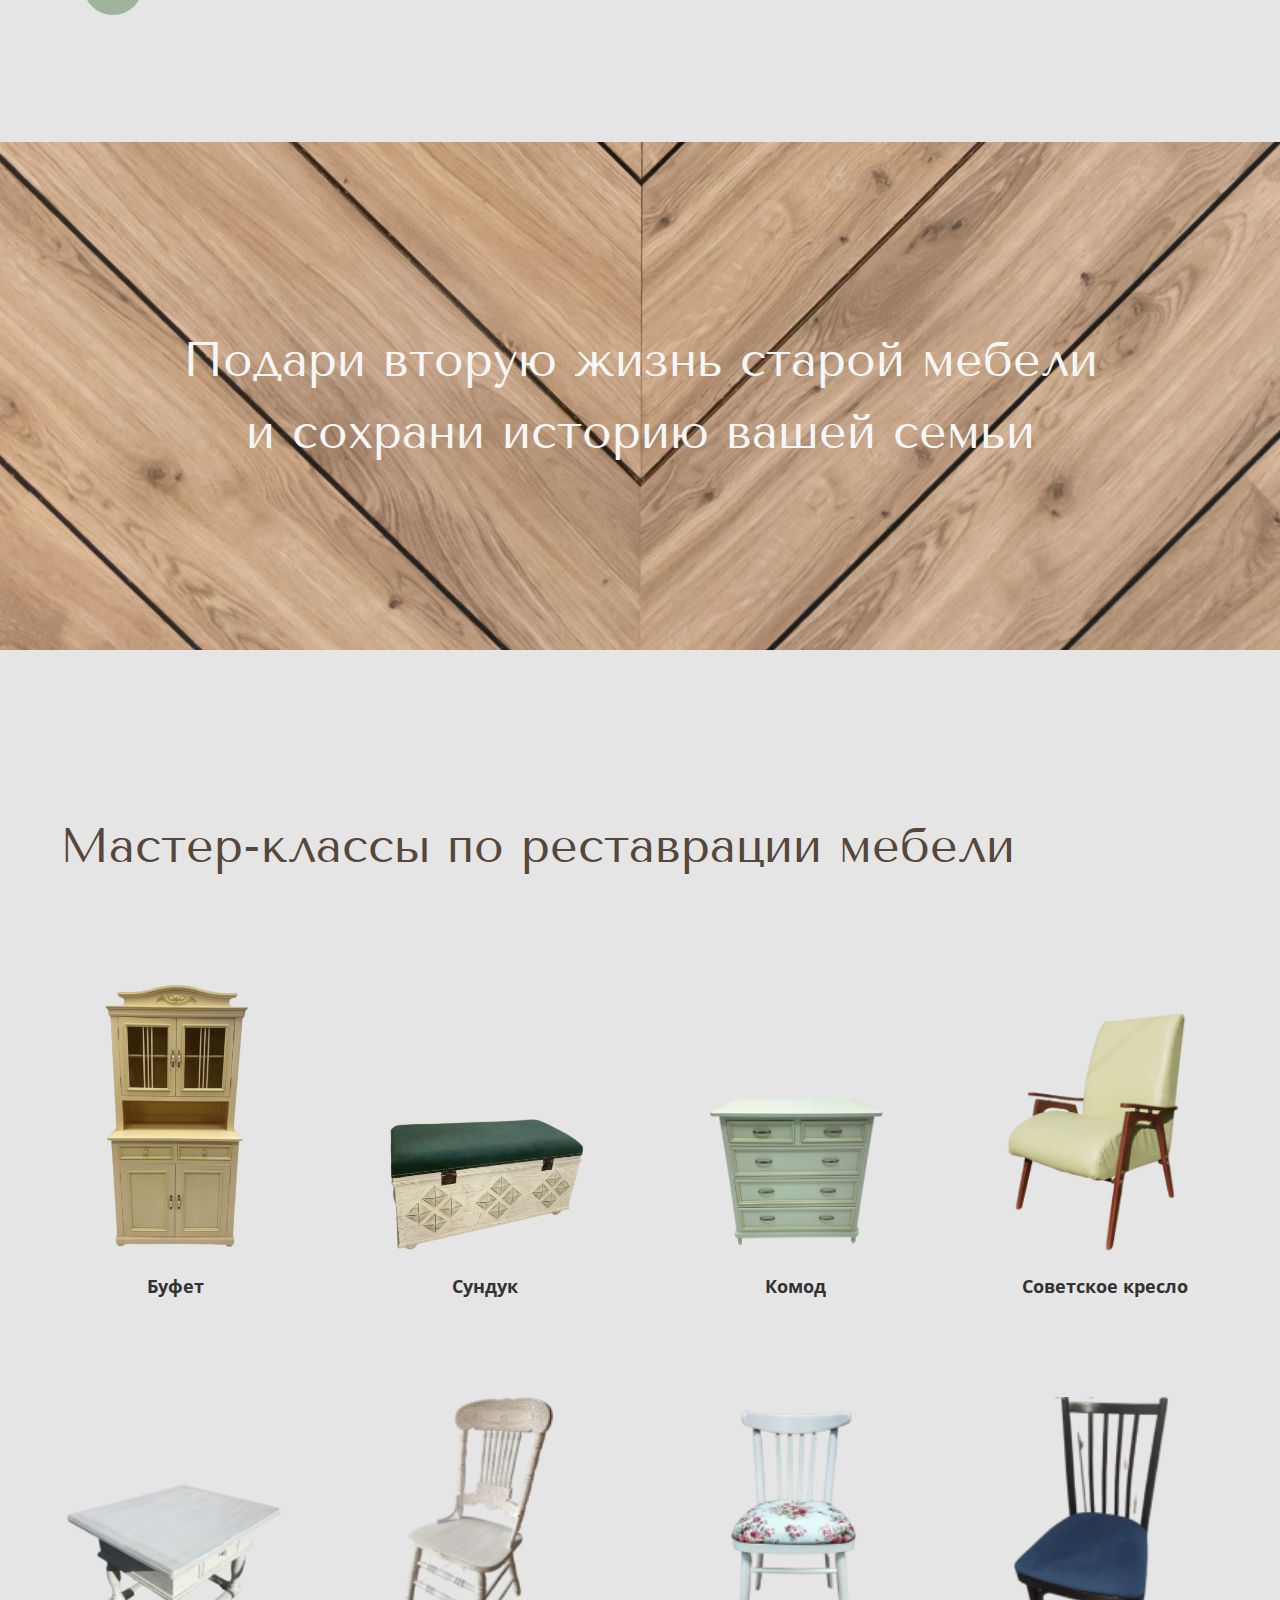
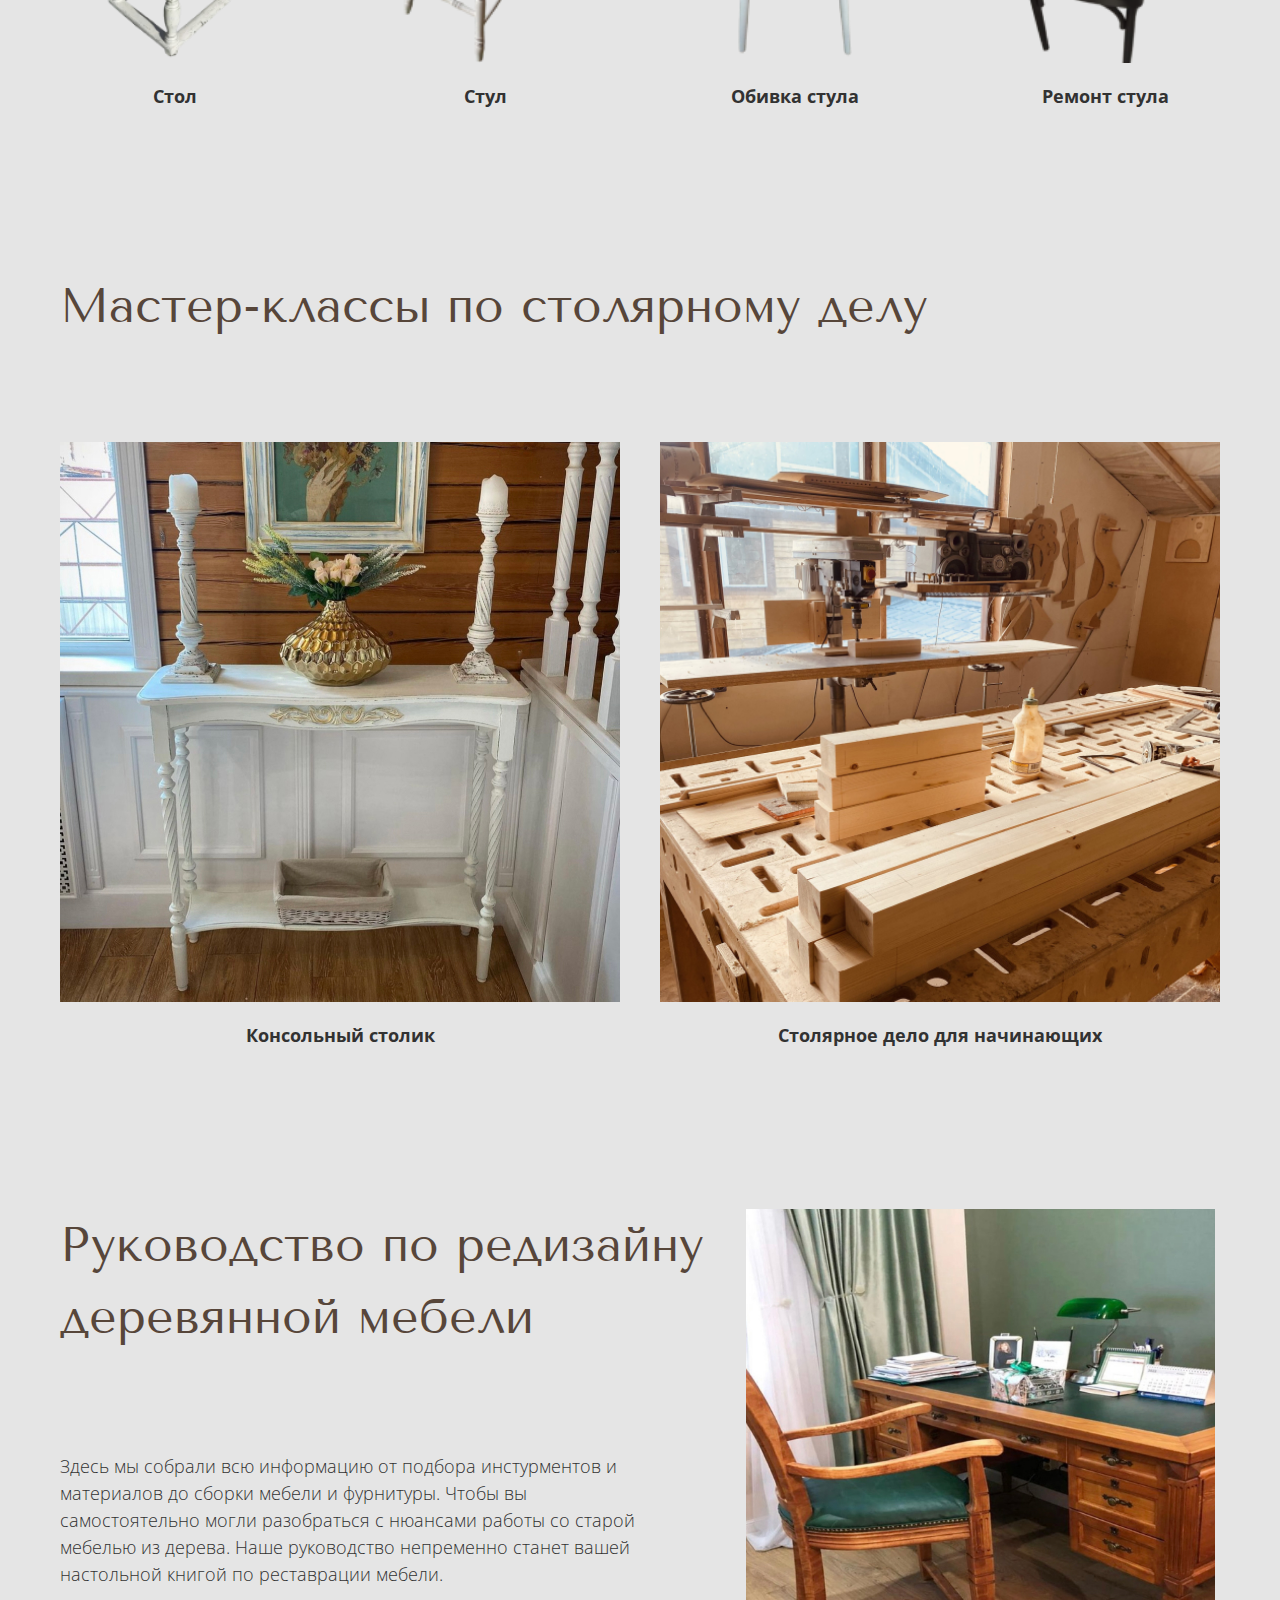
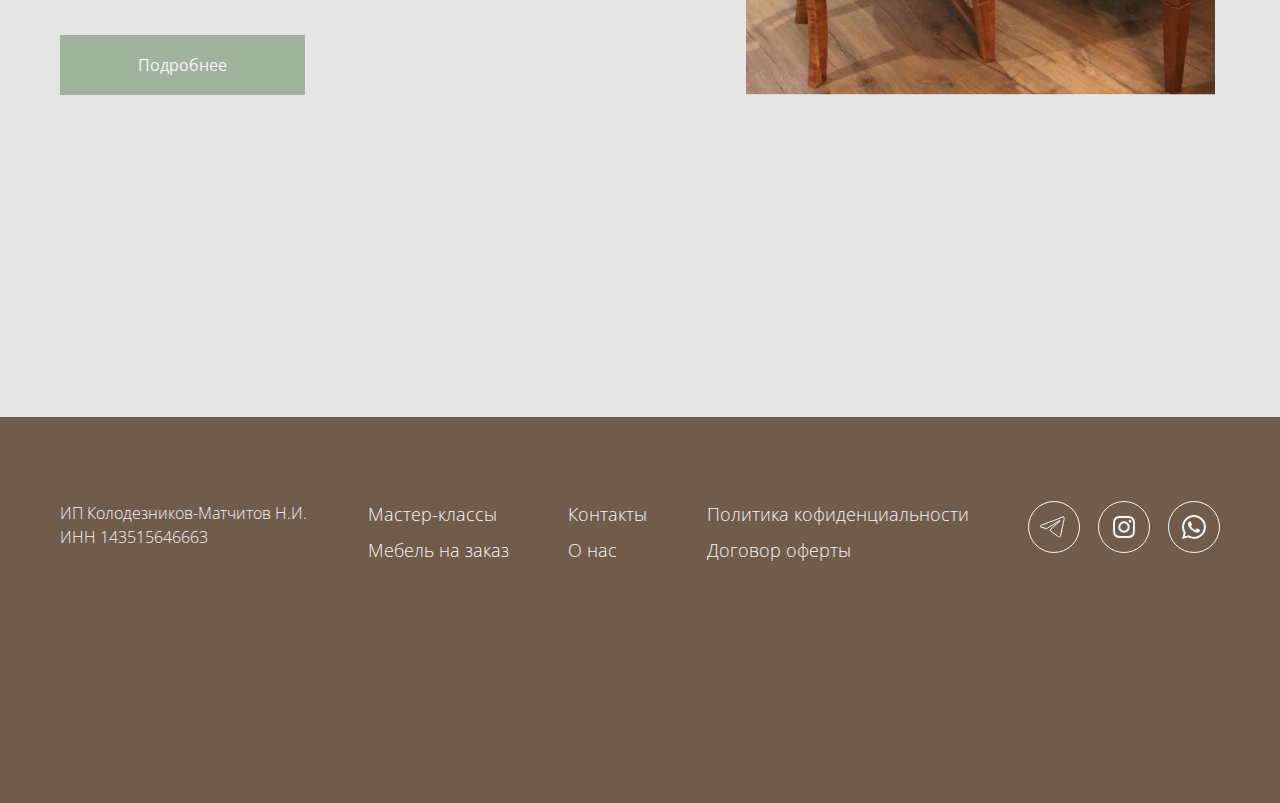
<file: master-class.html>
<!DOCTYPE html>
<html lang="ru">
<head>
    <meta charset="UTF-8">
    <meta http-equiv="X-UA-Compatible" content="IE=edge">
    <meta name="viewport" content="width=device-width, initial-scale=1.0">
    <title>Мастер-классы</title>
    <link rel="preconnect" href="https://fonts.googleapis.com">
    <link rel="preconnect" href="https://fonts.gstatic.com" crossorigin>
    <link href="https://fonts.googleapis.com/css2?family=Montserrat:wght@400;700&family=Open+Sans:wght@300;400;700&family=PT+Serif:ital@0;1&family=Tenor+Sans&display=swap" rel="stylesheet">
    <link rel="stylesheet" href="css/normalize.css">
    <link rel="stylesheet" href="css/style.css">
    <link rel="stylesheet" href="css/media.css">
</head>
<body>
    <div class="wrapper">
        <header class="header">
            <div class="container">
                <nav class="nav">
                    <div class="nav__inner">
                        <div class="nav__left">
                            <ul class="nav__list">
                                <li class="nav__item"><a href="master-class.html" class="nav__link">Мастер-классы</a></li>
                                <li class="nav__item"><a href="order.html" class="nav__link">Мебель на заказ</a></li> 
                            </ul>
                        </div>
                        <a class="logo" href="index.html">
                            <img src="img/logo.svg" alt="" class="logo__img">
                        </a>
                        <div class="nav__right">
                            <ul class="nav__list">
                                <li class="nav__item"><a href="#footer" class="nav__link">Контакты</a></li>
                                <li class="nav__item"><a href="info.html" class="nav__link">О нас</a></li> 
                            </ul>
                        </div>
                    </div>
                    <div class="hamb">
                        <span class="bar"></span>
                        <span class="bar"></span>
                        <span class="bar"></span>
                    </div>
                </nav>
                <div class="hamb-menu">
                    <ul class="hamb-menu__list">
                        <li class="hamb-menu__item">
                            <a class="logo" href="index.html">
                                <img src="img/logo.svg" alt="" class="logo__img">
                            </a>
                        </li>
                        <li class="hamb-menu__item">
                            <a href="master-class.html" class="hamb-menu__link">Мастер-классы</a>
                        </li>
                        <li class="hamb-menu__item">
                            <a href="order.html" class="hamb-menu__link">Мебель на заказ</a>
                        </li>
                        <li class="hamb-menu__item">
                            <a href="#footer" class="hamb-menu__link">Контакты</a>
                        </li>
                       <li >
                            <a href="info.html" class="hamb-menu__link">О нас</a>
                        </li>
                    </ul>
                </div>
            </div>
        </header>
        <main class="main">
            <section class="master-hero">
                <div class="container">
                    <h1 class="master-hero__title title">Нам доверяют мебель с историей в 120 лет</h1>
                    <a href="#restavration" class="master-btn">Смотреть мастер-классы</a>
                </div>
            </section>
            <section class="works">
                <div class="container">
                    <h3 class="works__title title">Наши работы</h3>
                    <div class="works__gallery">
                        <div class="works__gallery-item item-gallery">
                            <div class="item-gallery__wrap">
                                <img class="item-gallery__img" src="img/master-classes/works-gallery/1.jpg" alt="">
                                <p class="img-gallery__text">До</p>
                            </div>
                            <div class="item-gallery__wrap">
                                <img class="item-gallery__img" src="img/master-classes/works-gallery/2.jpg" alt="">
                                <p class="img-gallery__text">После</p>
                            </div>
                        </div>
                        <div class="works__gallery-item item-gallery">
                            <div class="item-gallery__wrap">
                                <img class="item-gallery__img" src="img/master-classes/works-gallery/3.jpg" alt="">
                                <p class="img-gallery__text">До</p>
                            </div>
                            <div class="item-gallery__wrap">
                                <img class="item-gallery__img" src="img/master-classes/works-gallery/4.jpg" alt="">
                                <p class="img-gallery__text">После</p>
                            </div>
                        </div>
                        <div class="works__gallery-item item-gallery">
                            <div class="item-gallery__wrap">
                                <img class="item-gallery__img" src="img/master-classes/works-gallery/5.jpg" alt="">
                                <p class="img-gallery__text">До</p>
                            </div>
                            <div class="item-gallery__wrap">
                                <img class="item-gallery__img" src="img/master-classes/works-gallery/6.jpg" alt="">
                                <p class="img-gallery__text">После</p>
                            </div>
                        </div>
                        <div class="works__gallery-item item-gallery">
                            <div class="item-gallery__wrap">
                                <img class="item-gallery__img" src="img/master-classes/works-gallery/7.jpg" alt="">
                                <p class="img-gallery__text">До</p>
                            </div>
                            <div class="item-gallery__wrap">
                                <img class="item-gallery__img" src="img/master-classes/works-gallery/8.jpg" alt="">
                                <p class="img-gallery__text">После</p>
                            </div>
                        </div>
                    </div>
                    <a class="master-btn master-btn--green more" href="#">Смотреть больше примеров</a>
                </div>
            </section>
            <section class="tech">
                <div class="container">
                    <h3 class="tech__title title">Какие техники изучите на МК</h3>
                    <ol class="tech__list">
                        <li class="tech__list-item"><span>Снятие старой краски</ы></li>
                        <li class="tech__list-item"><span>Устранение царапин и мелких дефектов</span></li>
                        <li class="tech__list-item"><span>Ремонт маленьких и  больших сколов</span></li>
                        <li class="tech__list-item"><span>Ремонт поломанной и расклеившейся мебели</spa></li>
                        <li class="tech__list-item"><span>Замена старых поврежденных деталей</span></li>
                        <li class="tech__list-item"><span>Приемы и идеи декора. Улучшение дизайна старой мебели</span></li>
                        <li class="tech__list-item"><span>Покраска изделия</span></li>
                    </ol>
                </div>
            </section>
            <div class="master-banner">
                <h3 class="master-banner__title title">Подари вторую жизнь старой мебели и сохрани историю вашей семьи</h3>
            </div>
            <section class="restavration" id="restavration">
                <div class="container">
                    <h3 class="restavration__title title">Мастер-классы по реставрации мебели</h3>
                    <div class="restavration__gallery">
                        <div class="restavration__gallery-item item-gallery">
                            <a href="#" class="item-gallery__wrap">
                                <img src="img/master-classes/rest/1.png" alt="" class="restavration__gallery-img">
                                <p class="restavration__gallery-text">Буфет</p>
                            </a>
                        </div>
                        <div class="restavration__gallery-item item-gallery">
                            <a href="#" class="item-gallery__wrap">
                                <img src="img/master-classes/rest/2.png" alt="" class="restavration__gallery-img">
                                <p class="restavration__gallery-text">Сундук</p>
                            </a>
                        </div>
                        <div class="restavration__gallery-item item-gallery">
                            <a href="#" class="item-gallery__wrap">
                                <img src="img/master-classes/rest/3.png" alt="" class="restavration__gallery-img">
                                <p class="restavration__gallery-text">Комод</p>
                            </a>
                        </div>
                        <div class="restavration__gallery-item item-gallery">
                            <a href="#" class="item-gallery__wrap">
                                <img src="img/master-classes/rest/4.png" alt="" class="restavration__gallery-img">
                                <p class="restavration__gallery-text">Советское кресло</p>
                            </a>
                        </div>
                        <div class="restavration__gallery-item item-gallery">
                            <a href="#" class="item-gallery__wrap">
                                <img src="img/master-classes/rest/5.png" alt="" class="restavration__gallery-img">
                                <p class="restavration__gallery-text">Стол</p>
                            </a>
                        </div>
                        <div class="restavration__gallery-item item-gallery">
                            <a href="#" class="item-gallery__wrap">
                                <img src="img/master-classes/rest/6.png" alt="" class="restavration__gallery-img">
                                <p class="restavration__gallery-text">Стул</p>
                            </a>
                        </div>
                        <div class="restavration__gallery-item item-gallery">
                            <a href="#" class="item-gallery__wrap">
                                <img src="img/master-classes/rest/7.png" alt="" class="restavration__gallery-img">
                                <p class="restavration__gallery-text">Обивка стула</p>
                            </a>
                        </div>
                        <div class="restavration__gallery-item item-gallery">
                            <a href="#" class="item-gallery__wrap">
                                <img src="img/master-classes/rest/8.png" alt="" class="restavration__gallery-img">
                                <p class="restavration__gallery-text">Ремонт стула</p>
                            </a>
                        </div>
                    </div>
                </div>
           </section>
            <section class="joinery">
                <div class="container">
                    <h3 class="joinery__title title">Мастер-классы по столярному делу</h3>
                    <div class="joinery__box">
                        <a href="#" class="joinery__item">
                            <img class="joinery__item-img" src="img/master-classes/joinery-1.jpg" alt="">
                            <p class="joinery__item-text">Консольный столик</p>
                        </a>
                        <a href="#" class="joinery__item">
                            <img class="joinery__item-img" src="img/master-classes/joinery-2.jpg" alt="">
                            <p class="joinery__item-text">Столярное дело для начинающих</p>
                        </a>
                    </div>
                </div>          
            </section>
            <section class="redesign">
                <div class="container">
                    <div class="redesign__inner">
                        <div class="redesign__content">
                            <h3 class="redesign__title title">Руководство по редизайну деревянной мебели</h3>
                            <p class="redesign__text">
                                Здесь мы собрали всю информацию от подбора инстурментов и материалов до сборки мебели и фурнитуры. Чтобы вы самостоятельно могли разобраться с нюансами работы со старой мебелью из дерева. Наше руководство непременно станет вашей настольной книгой по реставрации мебели.
                            </p>
                            <a href="#" class="redesign__btn btn">Подробнее</a>
                        </div>
                        <div class="redesign__photo">
                            <img class="redesign__img" src="img/master-classes/redesign-img.jpg" alt="redesign">
                        </div>
                    </div>
                </div>
            </section>
        </main>
        <footer class="footer" id="footer">
            <div class="container">
                <div class="footer__inner">
                    <div class="info">
                        <p class="info__text">
                            ИП Колодезников-Матчитов Н.И.
                            ИНН 143515646663
                        </p>
                    </div>
                    <div class="links">
                        <a href="master-class.html">Мастер-классы</a>
                        <a href="order.html">Мебель на заказ</a>
                    </div>
                    <div class="about-us">
                        <a href="#footer">Контакты</a>
                        <a href="info.html">О нас</a>
                    </div>
                    <div class="confidentiality">
                        <a href="#">Политика кофиденциальности</a>
                        <a href="#">Договор оферты</a>
                    </div>
                    <div class="social-links">
                        <a href="#"><img src="img/footer-icons/footer-telegram.svg" alt="telegram"></a>
                        <a href="#"><img src="img/footer-icons/footer-inst.svg" alt="instagram"></a>
                        <a href="#"><img src="img/footer-icons/footer-whutsup.svg" alt="whatsup"></a>
                    </div>
                </div>
            </div>
        </footer>
    </div>
    <script src="js/master-classes.js"></script>
</body>
</html>
</file>
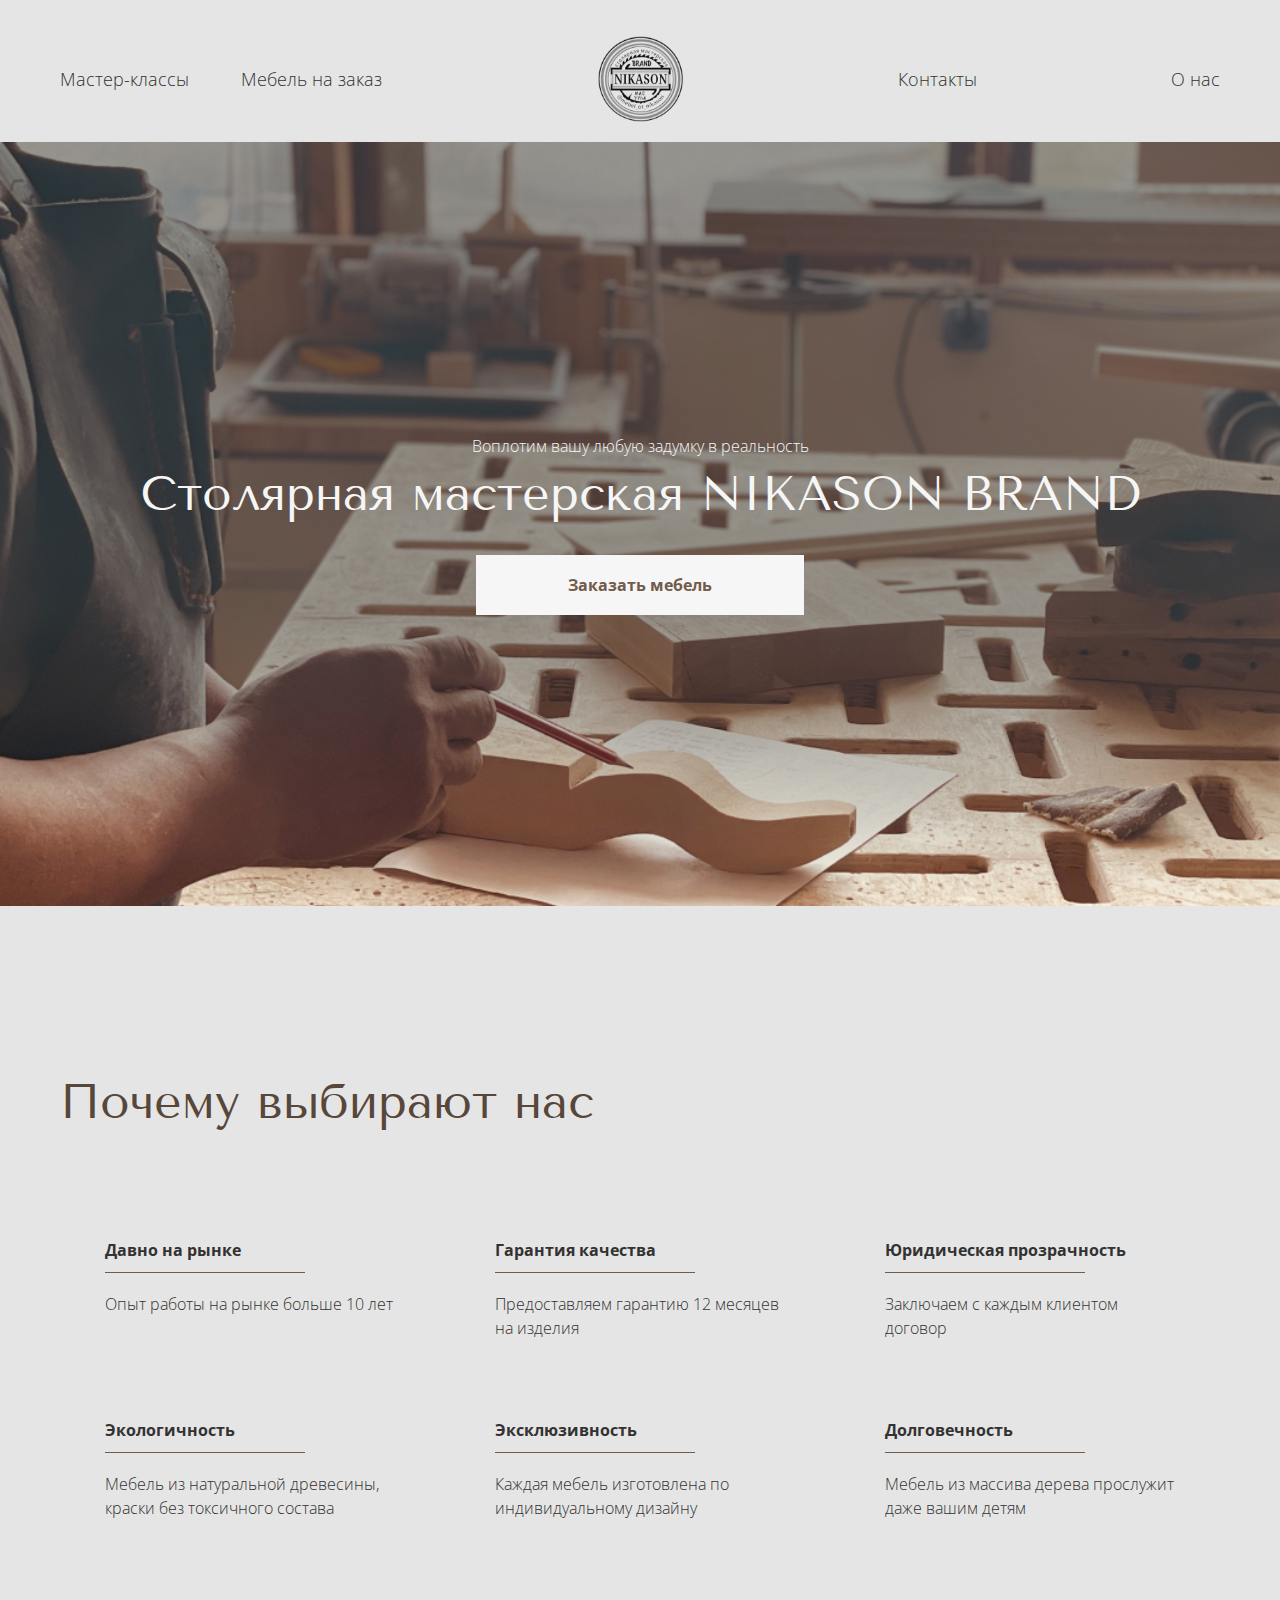
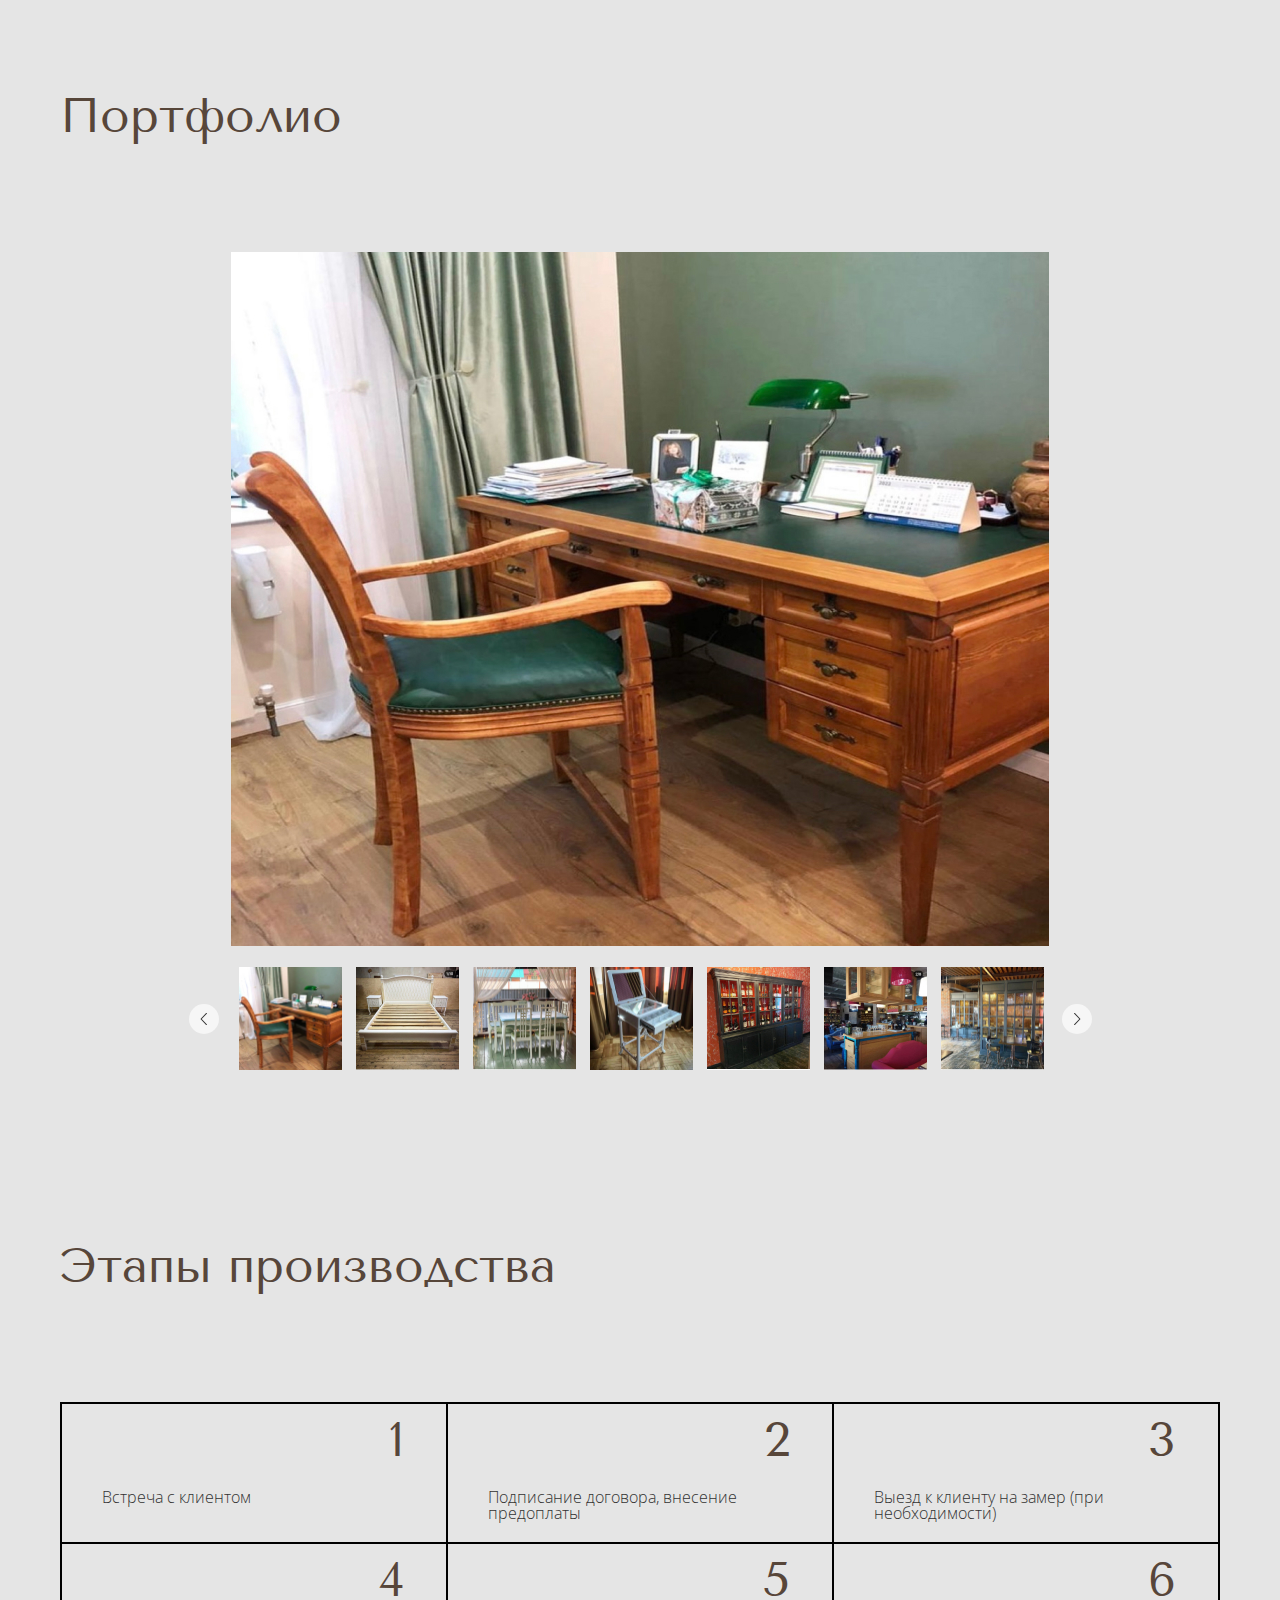
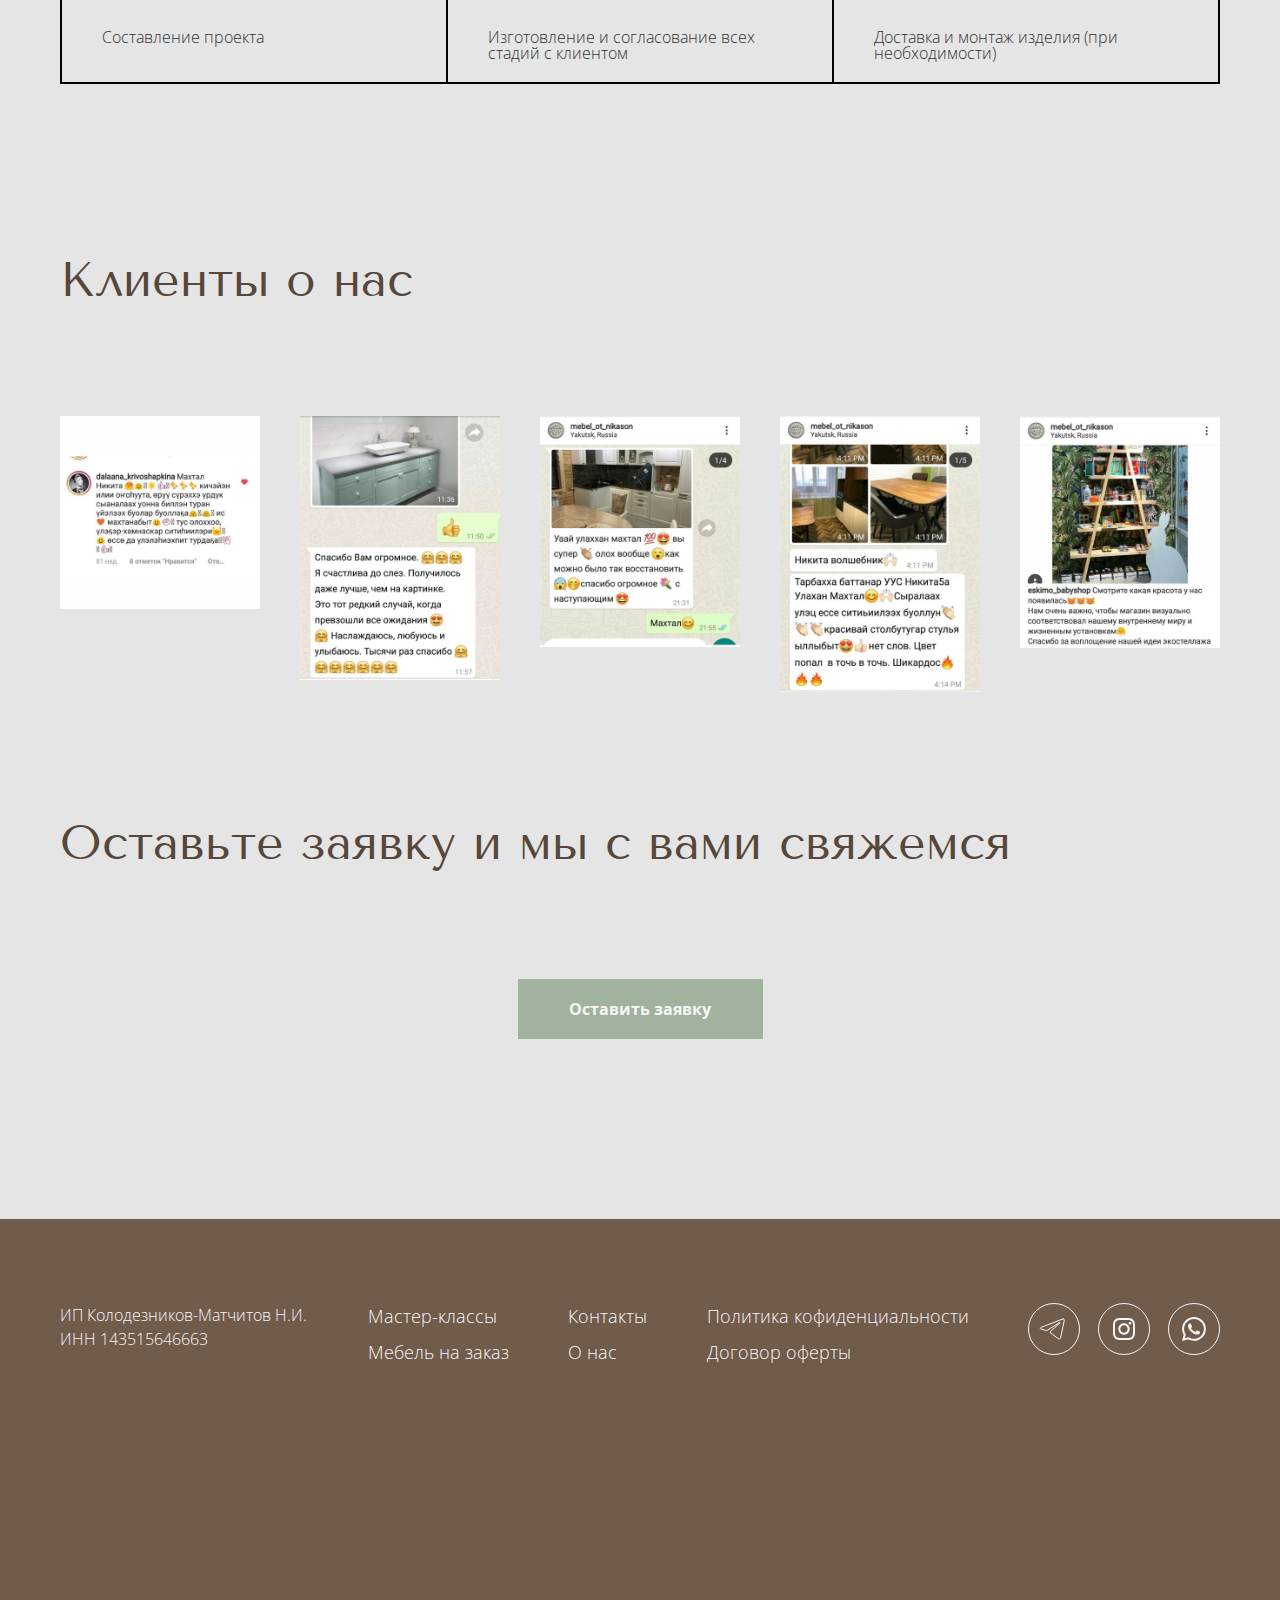
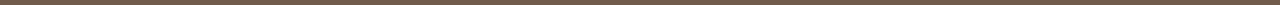
<file: order.html>
<!DOCTYPE html>
<html lang="ru">
<head>
    <meta charset="UTF-8">
    <meta http-equiv="X-UA-Compatible" content="IE=edge">
    <meta name="viewport" content="width=device-width, initial-scale=1.0">
    <title>Мебель на заказ</title>
    <link rel="preconnect" href="https://fonts.googleapis.com">
    <link rel="preconnect" href="https://fonts.gstatic.com" crossorigin>
    <link href="https://fonts.googleapis.com/css2?family=Montserrat:wght@400;700&family=Open+Sans:wght@300;400;700&family=PT+Serif:ital@0;1&family=Tenor+Sans&display=swap" rel="stylesheet">
    <link rel="stylesheet" href="css/normalize.css">
    <link rel="stylesheet" href="css/slick.css">
    <link rel="stylesheet" href="css/style.css">
    <link rel="stylesheet" href="css/media.css">
</head>
<body>
    <div class="wrapper">
        <header class="header">
            <div class="container">
                <nav class="nav">
                    <div class="nav__inner">
                        <div class="nav__left">
                            <ul class="nav__list">
                                <li class="nav__item"><a href="master-class.html" class="nav__link">Мастер-классы</a></li>
                                <li class="nav__item"><a href="order.html" class="nav__link">Мебель на заказ</a></li> 
                            </ul>
                        </div>
                        <a class="logo" href="index.html">
                            <img src="img/logo.svg" alt="" class="logo__img">
                        </a>
                        <div class="nav__right">
                            <ul class="nav__list">
                                <li class="nav__item"><a href="#footer" class="nav__link">Контакты</a></li>
                                <li class="nav__item"><a href="info.html" class="nav__link">О нас</a></li> 
                            </ul>
                        </div>
                    </div>
                    <div class="hamb">
                        <span class="bar"></span>
                        <span class="bar"></span>
                        <span class="bar"></span>
                    </div>
                </nav>
                <div class="hamb-menu">
                    <ul class="hamb-menu__list">
                        <li class="hamb-menu__item">
                            <a class="logo" href="index.html">
                                <img src="img/logo.svg" alt="" class="logo__img">
                            </a>
                        </li>
                        <li class="hamb-menu__item">
                            <a href="master-class.html" class="hamb-menu__link">Мастер-классы</a>
                        </li>
                        <li class="hamb-menu__item">
                            <a href="order.html" class="hamb-menu__link">Мебель на заказ</a>
                        </li>
                        <li class="hamb-menu__item">
                            <a href="#footer" class="hamb-menu__link">Контакты</a>
                        </li>
                       <li >
                            <a href="info.html" class="hamb-menu__link">О нас</a>
                        </li>
                    </ul>
                </div>
            </div>
        </header>
        <main class="main">
            <section class="order-hero">
                <div class="container">
                    <div class="order-hero__inner">
                        <h2 class="order-hero__subtitle">Воплотим вашу любую задумку в реальность</h2>
                        <h1 class="order-hero__title title">Столярная мастерская NIKASON BRAND</h1>
                        <a href="#request" class="order-hero__btn btn">Заказать мебель</a>
                    </div>
                </div>
            </section>
            <section class="benefits">
                <div class="container">
                    <h3 class="benefits__title title">Почему выбирают нас</h3>
                    <div class="benefits__box">
                        <div class="benefits__box-item">
                            <p class="benefits__box-item-title">
                                Давно на рынке
                            </p>
                            <p class="benefits__box-item-text">
                                Опыт работы на рынке больше 10 лет
                            </p>
                        </div>
                        <div class="benefits__box-item">
                            <p class="benefits__box-item-title">
                                Гарантия качества
                            </p>
                            <p class="benefits__box-item-text">
                                Предоставляем гарантию 12 месяцев на изделия 
                            </p>
                        </div>
                        <div class="benefits__box-item">
                            <p class="benefits__box-item-title">
                                Юридическая прозрачность
                            </p>
                            <p class="benefits__box-item-text">
                                Заключаем с каждым клиентом договор
                            </p>
                        </div>
                        <div class="benefits__box-item">
                            <p class="benefits__box-item-title">
                                Экологичность
                            </p>
                            <p class="benefits__box-item-text">
                                Мебель из натуральной древесины, краски без токсичного состава
                            </p>
                        </div>
                        <div class="benefits__box-item">
                            <p class="benefits__box-item-title">
                                Эксклюзивность
                            </p>
                            <p class="benefits__box-item-text">
                                Каждая мебель изготовлена по индивидуальному дизайну 
                            </p>
                        </div>
                        <div class="benefits__box-item">
                            <p class="benefits__box-item-title">
                                Долговечность
                            </p>
                            <p class="benefits__box-item-text">
                                Мебель из массива дерева прослужит даже вашим детям
                            </p>
                        </div>
                    </div>
                </div>
            </section>
            <section class="portfolio">
                <div class="container">
                    <h3 class="portfolio__title title">Портфолио</h3>
                    <div class="portfolio__slider slider">
                        <div class="slider__item">
                            <img src="img/Order/slider/slide-1.jpg" alt="" class="slider__img">
                        </div>
                        <div class="slider__item">
                            <img src="img/Order/slider/slide-2.jpg" alt="" class="slider__img">
                        </div>
                        <div class="slider__item">
                            <img src="img/Order/slider/slide-3.jpg" alt="" class="slider__img">
                        </div>
                        <div class="slider__item">
                            <img src="img/Order/slider/slide-4.jpg" alt="" class="slider__img">
                        </div>
                        <div class="slider__item">
                            <img src="img/Order/slider/slide-5.jpg" alt="" class="slider__img">
                        </div>
                        <div class="slider__item">
                            <img src="img/Order/slider/slide-6.jpg" alt="" class="slider__img">
                        </div>
                        <div class="slider__item">
                            <img src="img/Order/slider/slide-7.jpg" alt="" class="slider__img">
                        </div>
                        <div class="slider__item">
                            <img src="img/Order/slider/slide-8.jpg" alt="" class="slider__img">
                        </div>
                    </div>
                    <div class="portfolio__slider slider-nav">
                        <div class="slider__item">
                            <img src="img/Order/slider-nav/sl-0.jpg" alt="" class="slider__img">
                        </div>
                        <div class="slider__item">
                            <img src="img/Order/slider-nav/sl-1.jpg" alt="" class="slider__img">
                        </div>
                        <div class="slider__item">
                            <img src="img/Order/slider-nav/sl-2.jpg" alt="" class="slider__img">
                        </div>
                        <div class="slider__item">
                            <img src="img/Order/slider-nav/sl-3.jpg" alt="" class="slider__img">
                        </div>
                        <div class="slider__item">
                            <img src="img/Order/slider-nav/sl-4.jpg" alt="" class="slider__img">
                        </div>
                        <div class="slider__item">
                            <img src="img/Order/slider-nav/sl-5.jpg" alt="" class="slider__img">
                        </div>
                        <div class="slider__item">
                            <img src="img/Order/slider-nav/sl-6.jpg" alt="" class="slider__img">
                        </div>
                        <div class="slider__item">
                            <img src="img/Order/slider-nav/sl-7.jpg" alt="" class="slider__img">
                        </div>
                    </div>
                </div>
            </section>
            <section class="production">
                <div class="container">
                    <h3 class="production__title title">Этапы производства</h3>
                    <div class="production__box">
                        <div class="production__box-item item-box">
                            <span class="iten-box__num">1</span>
                            <span class="item-box__text">Встреча с клиентом</span>
                        </div>
                        <div class="production__box-item item-box">
                            <span class="iten-box__num">2</span>
                            <span class="item-box__text">Подписание договора, внесение предоплаты</span>
                        </div>
                        <div class="production__box-item item-box">
                            <span class="iten-box__num">3</span>
                            <span class="item-box__text">Выезд к клиенту на замер (при необходимости)</span>
                        </div>
                        <div class="production__box-item item-box">
                            <span class="iten-box__num">4</span>
                            <span class="item-box__text">Составление проекта</span>
                        </div>
                        <div class="production__box-item item-box">
                            <span class="iten-box__num">5</span>
                            <span class="item-box__text">Изготовление и согласование всех стадий с клиентом</span>
                        </div>
                        <div class="production__box-item item-box">
                            <span class="iten-box__num">6</span>
                            <span class="item-box__text">Доставка и монтаж изделия (при необходимости)</span>
                        </div>
                    </div>
                </div>
            </section>
            <section class="clients">
                <div class="container">
                    <h3 class="clients__title title">Клиенты о нас</h3>
                    <div class="clients__box">
                        <div class="clients__box-item">
                            <img class="clients__img" src="img/Order/clients/about-1.jpg" alt="">
                        </div>
                        <div class="clients__box-item ">
                            <img class="clients__img" src="img/Order/clients/about-2.jpg" alt="">
                        </div>
                        <div class="clients__box-item">
                            <img class="clients__img" src="img/Order/clients/about-3.jpg" alt="">
                        </div>
                        <div class="clients__box-item">
                            <img class="clients__img" src="img/Order/clients/about-4.jpg" alt="">
                        </div>
                        <div class="clients__box-item">
                            <img class="clients__img" src="img/Order/clients/about-5.jpg" alt="">
                        </div>
                    </div>
                </div>
            </section>
            <section class="request" id="request">
                <div class="container">
                    <h3 class="request__title title">Оставьте заявку и мы с вами свяжемся</h3>
                    <a href="#" class="request__btn btn">Оставить заявку</a>
                </div>
            </section>
        </main>
        <footer class="footer" id="footer">
            <div class="container">
                <div class="footer__inner">
                    <div class="info">
                        <p class="info__text">
                            ИП Колодезников-Матчитов Н.И.
                            ИНН 143515646663
                        </p>
                    </div>
                    <div class="links">
                        <a href="master-class.html">Мастер-классы</a>
                        <a href="order.html">Мебель на заказ</a>
                    </div>
                    <div class="about-us">
                        <a href="#footer">Контакты</a>
                        <a href="info.html">О нас</a>
                    </div>
                    <div class="confidentiality">
                        <a href="#">Политика кофиденциальности</a>
                        <a href="#">Договор оферты</a>
                    </div>
                    <div class="social-links">
                        <a href="#"><img src="img/footer-icons/footer-telegram.svg" alt="telegram"></a>
                        <a href="#"><img src="img/footer-icons/footer-inst.svg" alt="instagram"></a>
                        <a href="#"><img src="img/footer-icons/footer-whutsup.svg" alt="whatsup"></a>
                    </div>
                </div>
            </div>
        </footer>
    </div>
    <script src="https://ajax.googleapis.com/ajax/libs/jquery/3.6.0/jquery.min.js"></script>
   <script src="js/slick.min.js"></script>
   <script src="js/order.js"></script>
</body>
</html>
</file>
<file: css/style.css>
html{
    scroll-behavior: smooth;
}
body{
    font-family: 'Open Sans', sans-serif;
    font-weight: 300;
    font-size: 18px;
    line-height: 1.5;
    color: #323232;
    background-color: #E5E5E5;
}
a{
    color: inherit;
}
.container{
    max-width: 1190px;
    padding: 0 15px;
    margin: 0 auto;
}
.title {
    font-family: 'Tenor Sans', sans-serif;
    font-weight: 400;
    font-size: 48px;
    line-height: 1.5;
    color: #57463A;
}
.btn {
    font-size: 16px;
    background-color: #A1B29F;
    display: inline-block;
    width: 245px;
    padding: 18px 10px;
    transition: .3s;
    color: #F6F6F6;
    text-align: center;
    font-weight: 400;
}
.btn:hover{
    background-color: #7d8f7b;
}
.none{
    display: none;
}
.wrapper{
    min-height: 100%;
    display: flex;
    flex-direction: column;
}
.main{
    flex: 1 1 auto;
}
.hamb{
    display: none;
    height: 55px;
    padding: 20px 0;
    flex-direction: column;
    justify-content: space-between;
    position: relative;
    z-index: 200;
  }
.hamb.clicked{
    position: fixed;
    top: 0;
    right: 15px;
}  
.hamb.clicked .bar.bar:nth-child(2){
    transform: scale(0);
}
.hamb.clicked .bar.bar:nth-child(1){
    transform: translateY(6px) rotate(45deg);
  }
.hamb.clicked .bar.bar:nth-child(3){
    transform: translateY(-6px) rotate(-45deg);
  }
.bar{
    display: block;
    width: 68px;
    height: 3px;
    background-color:#57463A;
    transition: 0.5s;
}
/*header*/
.nav__inner{
    display: flex;
    justify-content: space-between;
    align-items: center;
    column-gap: 30px;
    padding: 36px 0 20px;
}
.nav__left{
    max-width: 322px;
    width: 100%;  
}
.nav__right{
    max-width: 322px;
    width: 100%;
}
.nav__list{
    display: flex;
    justify-content: space-between;
    align-items: center;
    flex-wrap: wrap;
}
.nav__link{
    position: relative;
}
.nav__link::after{
    content: '';
    position: absolute;
    bottom: -3px;
    left: 0;
    width: 0;
    height: 2px;
    background-color: #323232;
    transition: .2s;
}
.nav__link:hover:after{
   width: 100%;
}
.header__box {
    display: flex;
    border-top: 1px solid #000;
    border-bottom: 1px solid #000;
    height: calc(100vh - 136px);
}
.header__img {
   flex-basis: 50%;
}
.header__img img{
    width: 100%;
    height: 100%;
    object-fit: cover;
}
.header__content {
    flex-basis: 50%;
    padding: 198px 15px 20px 37px;
}
.header__content-body{
    max-width: 562px;
}
.header__subtitle {
    font-size: 16px;
    margin-bottom: 17px;
}
.header__title {
    max-width: 514px;
    margin-bottom: 40px;
}
.header__text {
    margin-bottom: 70px;
}
.header__btn {
    margin-bottom: 94px;
}
.header__socials{
    display: flex;
    justify-content: flex-end;
    align-items: center;
    column-gap: 40px;
    flex-wrap: wrap;
}
.header__socials-link svg{
    transition: .3s;
}
.hamb-menu{
    position: fixed;
    top: 0;
    right: -100%;
    width: 100%;
    height: 100%;
    background-color: #E5E5E5;
    display: flex;
    justify-content: center;
    z-index: 100;
    padding-top: 50px;
    transition: .3s;
    overflow: auto;
}
.hamb-menu__list {
    display: flex;
    flex-direction: column;
    gap: 30px;
}
/*brand*/
.brand{
    padding: 160px 0 60px;
}
.brand__title {
    margin-bottom: 100px;
}
.brand__box {
    display: flex;
    justify-content: space-between;
    flex-wrap: wrap;
    column-gap: 40px;
    row-gap: 40px;
}
.brand__item {
    min-height: 68px;
    border-bottom: 3px solid #715B4B;
}
.brand__text {
    max-width: 298px;
    text-align: center;
}
/*products*/
.products{
    padding: 100px 0 60px;
}
.products__title {
    margin-bottom: 100px;
}
.products__box {
   display: grid;
   grid-template-columns: repeat(4, 1fr);
   grid-template-rows: repeat(2, 1fr);
   outline: 0.5px solid #000;
}
.products__item {
    display: flex;
    justify-content: center;
    align-items: center;
    padding: 52px 0 50px;
    border: 0.5px solid #000;
    text-align: center;
}
.products__img {
    margin-bottom: 20px;
}
.products__name{
    line-height: 103%;
}
/*family*/
.family{
    padding: 100px 0 60px;
}
.family__title {
    margin-bottom: 100px;
}
.family__box {
    display: flex;
}
.family__img {
   flex-basis: 48.8%;
}
.family__img img{
    width: 100%;
    height: 100%;
    object-fit: cover;
}
.family__content {
    padding: 68px 20px 48px 40px;
    background-color:  #EBEEEB;
    flex-basis: 51.2%;
    
}
.family__content-title {
    font-size: 24px;
    line-height: 1.5;
    max-width: 515px;
    margin-bottom: 40px;
    color: #000;
}
.family__content-text {
    max-width: 515px;
    margin-bottom: 30px;
}
.family__btn{
    margin-top: 22px;
}
/*about*/
.about{
    padding: 100px 0 100px;
}
.about__title{
    margin-bottom: 100px;
}
.about__video{
    height: 700px;
    position: relative;
}
.video__img{
    position: absolute;
    top: 0;
    left: 0;
    width: 100%;
    height: 100%;
    object-fit: cover;
}
.video__clip{
    width: 100%;
    height: 100%;
    object-fit: cover;
}
.play-btn{
    position: absolute;
    top: 50%;
    left: 50%;
    transform: translate(-50%, -50%);
    border-radius: 50%;
}
/*services*/
.services {
    padding: 100px 0 0;
}
.services__title {
    margin-bottom: 100px;
}
.services__box {
    display: flex;
}
.services__img {
    flex-basis: 50%;
}
.services__img img{
    width: 100%;
    height: 100%;
    object-fit: cover;
}
.services__content {
    flex-basis: 50%;
    display: flex;
    align-items: center;
    padding-left: 41px;  
}
.services__content-inner{
    height: 61%;
}
.services__content--top{
    background-color: #E3DACE;
}
.services__content--bottom{
    background-color:  #D4CDC3;
}
.services__content-title {
    font-size: 24px;
    line-height: 1.5;
    margin-bottom: 40px;
}
.services__content-text {
    max-width: 539px;
    margin-bottom: 55px;
}
/*guarantee*/
.guarantee {
    padding: 200px 0 210px;
}
.guarantee__wrap{
    padding: 14px;
    border: 7px solid #A1B29F;
}
.guarantee__inner{
    border: 1px solid #715B4B;
    padding: 92px 10px 38px 95px;
}
.guarantee__title {
    line-height: 1.5;
    max-width: 658px;
    text-align: center;
    margin-bottom: 40px;
    margin: 0 auto; 
}
.guarantee__text {
    max-width: 922px;
    margin: 0 auto; 
}
.guarantee__logo {
    width: 150px;
    height: 150px;
    display: block;
    margin-left: auto;
    margin-right: 62px;
}
/*footer*/
.footer {
    padding: 84px 0 239px;
    background-color:  #715B4B;
    color: #F6F6F6;
}
.footer__inner {
    display: flex;
    justify-content: space-between;
    gap: 20px;
    flex-wrap: wrap;
}
.footer__inner a{
    position: relative;
}
.footer__inner a:after{
    content: '';
    position: absolute;
    bottom: -3px;
    left: 0;
    width: 0;
    height: 2px;
    background-color: #F6F6F6;
    transition: .2s;
}
.footer__inner a:hover:after{
    width: 100%;
}
.info {
    display: flex;
    flex-direction: column;
    max-width: 248px;
}
.info__text {
    font-size: 16px;
}
.links {
    display: flex;
    flex-direction: column;
    row-gap: 9px;
}
.about-us {
    display: flex;
    flex-direction: column;
    row-gap: 9px;
}
.confidentiality {
    display: flex;
    flex-direction: column;
    row-gap: 9px;
}
.social-links {
    display: flex;
    column-gap: 18px;
}
.social-links a::after{
    display: none;
}
/*master*/
.master-hero{
    background-image: url(../img/master-classes/master-hero-bg.jpg);
    background-repeat: no-repeat;
    background-size: cover;
    background-position: center;
    padding: 267px 0 104px;
    text-align: center;
    height:calc(100vh - 136px);
}
.master-hero__title{
    color: #F6F6F6;
    margin-bottom: 97px;
}
.master-btn {
    font-weight: 700;
    font-size: 16px;
    line-height: 150%;
    color: #4C6D77;
    background-color:  #F6F6F6;
    text-align: center;
    max-width: 328px;
    width: 100%;
    display: inline-block;
    padding: 18px;
    transition: .3s;
}
.master-btn:hover{
    background-color: #7d8f7b;
    color: #F6F6F6;
}
/*works*/
.works {
    padding-top: 160px;
}
.works__title {
    margin-bottom: 100px;
}
.works__gallery {
    display: grid;
    grid-template-columns: repeat(2, 1fr);
    justify-content: center;
    column-gap: 40px;
    row-gap: 50px;
    margin-bottom: 90px;
}
.works__gallery-item {
   display: flex;
   column-gap: 40px;
}
.item-gallery__wrap{
    text-align: center;
}
.item-gallery__img {
    width: 260px;
    height: 300px;
    margin-bottom: 25px;
}
.img-gallery__text{
    font-size: 16px;
    line-height: 102%;
}
.master-btn--green{
    background-color: #A1B29F;
    color: #F6F6F6;
    transition: .3s;
}
.master-btn--green:hover{
    background-color: #7d8f7b;
}
.more{
    display: block;
    margin: 0 auto;
}
/*tech*/
.tech {
    padding: 160px 0;
}
.tech__title {
    margin-bottom: 100px;
}
.tech__list {
    list-style: none;
    counter-reset: myCounter;
    position: relative;
    padding-left: 23px;
}
.tech__list-item {
    color: #000;
    position: relative;
    padding-left: 103px;
}
.tech__list-item span{
    display: block;
}
.tech__list-item:before{
    position: absolute;
    left: 0;
    counter-increment: myCounter;
    content:counter(myCounter);
    color: #F6F6F6;
    background: #A1B29F;
    display: inline-flex;
    justify-content: center;
    align-items: center;
    text-align: center;
    width: 60px;
    height: 60px;
    border-radius: 50%;
    font-weight: 700;
    font-size: 24px;
}
.tech__list-item:not(:last-child){
    margin-bottom: 90px;
}
.tech__list:after{
    content: '';
    position: absolute;
    top: 0;
    left: 53px;
    width: 1px;
    height: 100%;
    background-color: #c4c4c4;
    z-index: -1;
}
/*master-banner*/
.master-banner {
    background-image: url(../img/master-classes/master-banner.jpg);
    background-repeat: no-repeat;
    background-size: cover;
    background-position: center;
    padding: 182px 0;
}
.master-banner__title {
    color: #F6F6F6;
    max-width: 950px;
    margin: 0 auto;
    text-align: center;
}
/*restavration*/
.restavration {
    padding-top: 160px;
}
.restavration__title {
    margin-bottom: 100px;
}
.restavration__gallery {
    display: grid;
    grid-template-columns: repeat(auto-fill, 220px);
    justify-content: center;
    gap: 90px;
}
.restavration__gallery-item {
    text-align: center;
    display: flex;
    flex-direction: column;
    justify-content: flex-end;
}
.restavration__gallery-img {
    width: 100%;
    margin-bottom: 20px;
}
.restavration__gallery-text {
    font-weight: 700;
}
/*joinery*/
.joinery {
    padding: 160px 0;
}
.joinery__title {
    margin-bottom: 100px;
}
.joinery__box {
    display: flex;
    justify-content: space-between;
    gap: 40px;
}
.joinery__item-img {
    width: 560px;
    height: 560px;
    object-fit: cover;
    margin-bottom: 20px;
}
.joinery__item-text {
    text-align: center;
    font-weight: 700;
}
/*redesign*/
.redesign {
    padding-bottom: 322px;
}
.redesign__inner {
    display: flex;
    column-gap: 16px;
}
.redesign__content {
    flex-basis: 670px;
}
.redesign__title {
    margin-bottom: 100px;
}
.redesign__text {
    max-width: 591px;
    margin-bottom: 47px;
}
.redesign__photo {
   flex-basis: 469px;
}
.redesign__img {
   width: 100%;
   height: 100%;
   object-fit: cover;
}
/*order-hero*/
.order-hero {
    background-image: url(../img/Order/order-hero-bg.jpg);
    background-repeat: no-repeat;
    background-size: cover;
    height: calc(100vh - 136px);
    display: flex;
    justify-content: center;
    align-items: center;
    text-align: center;
}
.order-hero__subtitle {
    font-size: 16px;
    color: #F6F6F6;
}
.order-hero__title {
    color: #F6F6F6;
    margin-bottom: 25px;
}
.order-hero__btn {
    width: 328px;
    background-color: #f6f6f6;
    color: #715B4B;
    font-weight: 700;
    font-size: 16px;
    transition: .3s;
}
.order-hero__btn:hover{
    background-color: #d4ab8e;
    color: #f6f6f6;
}
/*benefits*/
.benefits {
    padding: 160px 0;
}
.benefits__title {
    margin-bottom: 100px;
}
.benefits__box {
    display: grid;
    grid-template-columns: repeat(auto-fill, 290px);
    grid-template-rows: repeat(2, 1fr);
    column-gap: 100px;
    row-gap: 78px;
    justify-content: center;
}
.benefits__box-item-title {
    position: relative;
    font-weight: 700;
    font-size: 16px;
    margin-bottom: 30px;
}
.benefits__box-item-title:after{
    content: '';
    position: absolute;
    bottom: -11px;
    left: 0;
    width: 200px;
    height: 1px;
    background-color: #715B4B;
}
.benefits__box-item-text {
    font-size: 16px;
}
/*portfolio*/
.portfolio{
    padding-bottom: 160px;
}
.portfolio__title{
    margin-bottom: 100px;
}
.slider{
    max-width: 818px;
    margin: 0 auto;
    margin-bottom: 21px;
}
.slider .slick-slide{
    height: 694px;
}
.slider .slick-slide img{
    width: 100%;
    height: 100%;
    object-fit: cover;
}
.slider-nav{
    max-width: 817px;
    margin: 0 auto; 
}
.slider-nav .slick-slide{
   padding: 0 7px;
}
.slider-nav .slick-slide img{
    width: 103px;
    height: 103px;
}
.slider-nav .slick-arrow{
    font-size: 0;
    background-color: transparent;
    width: 30px;
    height: 30px;
    position: absolute;
}
.slider-nav .slick-prev{
    top: 50%;
    left: -43px;
    transform: translateY(-50%);
    background: url(../img/Order/slider-nav/arrow-prev.svg) no-repeat ;
}
.slider-nav .slick-next{
    top: 50%;
    right: -43px;
    transform: translateY(-50%);
    background: url(../img/Order/slider-nav/arrow-next.svg) no-repeat ;
}
/*production*/
.production {
    padding-bottom: 160px;
}
.production__title {
    margin-bottom: 100px;
}
.production__box {
    display: grid;
    grid-template-columns: repeat(3, 1fr);
    grid-template-rows: repeat(2, 140px);
    border: 0.5px solid #000;
    margin: 0 auto;
}
.production__box-item {
    border: 0.5px solid #000;
}
.item-box {
    padding: 0 42px 30px 40px;
}
.iten-box__num {
    display: block;
    text-align: right;
    font-family: 'Tenor Sans';
    font-weight: 400;
    font-size: 48px;
    line-height: 150%;
    color: #57463A;
    margin-bottom: 13px;
}
.item-box__text {
    display: block;
    font-size: 16px;
    line-height: 102%;
}
/*clients*/
.clients {
    padding-bottom: 115px;
}
.clients__title {
    margin-bottom: 100px;
}
.clients__box {
    display: flex;
    justify-content: space-between;
    flex-wrap: wrap;
    gap: 10px;
}
.clients__box-item {
    flex: 0 1 200px;
}
.clients__img {
    width: 100%;
    object-fit: cover;
}
/*request*/
.request {
    padding-bottom: 180px;
}
.request__title {
    margin-bottom: 100px;
}
.request__btn {
   display: block;
   margin: 0 auto;
   font-weight: 700;
}
/*history*/
.history {
    padding: 120px 0 160px;
}
.history__title {
    text-align: center;
    margin-bottom: 40px;
}
.history__img {
    width: 100%;
    height: 536px;
    object-fit: cover;
    margin-bottom: 157px;
}
.history__descr {
    display: flex;
    justify-content: space-between;
    margin-bottom: 160px;
    gap: 20px;
}
.item-descr__title {
    font-family: 'Tenor Sans';
    font-weight: 400;
    font-size: 48px;
    line-height: 150%;
    color: #57463A;
    text-align: center;
    margin-bottom: 20px;
}
.item-descr__text {
    font-weight: 400;
    font-size: 16px;
}
.history__content {
    display: flex;
    gap: 40px;
}
.history__content-img {
    flex: 0 0 460px;
    text-align: center;
}
.history__content-img img{
    width: 100%;
    height: 100%;
    object-fit: cover;
    max-width: 460px;
}
.history-descr {
    flex: 1 1 auto;
    max-width: 660px;
}
.history-descr__title {
    font-family: 'Tenor Sans';
    font-weight: 400;
    font-size: 24px;
    line-height: 150%;
    margin-bottom: 20px;
}
.history-descr__subtitle {
    font-weight: 400;
    font-size: 16px;
    margin-bottom: 70px;
}
.history-descr__text {
    font-weight: 400;
    font-size: 16px;
}
.history-descr__text:not(:last-child){
    margin-bottom: 20px;
}
/*philosophy*/
.philosophy {
    padding-bottom: 160px;
}
.philosophy__title {
    margin-bottom: 70px;
}
.philosophy__text {
    font-size: 24px;
    text-align: right;
}
/*reviews*/
.reviews {
    padding-bottom: 160px;
}
.reviews__title {
   margin-bottom: 20px;
}
.reviews__subtitle {
    margin-bottom: 100px;
}
.reviews__box {
    display: flex;
    justify-content: space-between;
    flex-wrap: wrap;
    gap: 20px;
}
.reviews__item {
   flex: 0 1 230px;
}
.reviews__img {
    width: 100%;
    object-fit: cover;
}
</file>
<file: css/media.css>
@media(max-width: 1200px){
    .works__gallery-item{
        justify-content: center;
    }
    .item-gallery__img{
        width: 140px;
        height: 160px;
    }
    .restavration__gallery {
        gap: 20px;
    }
    .joinery__box{
         flex-direction: column;
         align-items: center;
    }
    .redesign{
        padding-bottom: 140px;
    }
}
@media(max-width: 1100px){
    .header__title{
        font-size: 32px;
    }
    .clients__box{
        justify-content: center;
    }
    .reviews__box{
        justify-content: center;
    }
    .brand__box{
        justify-content: center;
    }
}
@media(max-width: 992px){
    
}
@media(max-width: 950px){
    .slider-nav{
        max-width: 600px;
    }
    .history__content{
        flex-direction: column;
    }
}
@media(max-width: 768px){
    body.noscroll{
        overflow: hidden;
    }
    .title{
        font-size: 32px;
        margin-bottom: 60px;
    }
    .nav{
        text-align: right;
    }
    .nav__inner{
        display: none;
    }
    .hamb{
       display: inline-flex;
    }
    .hamb-menu.active{
        right: 0;
    }
    .header__box{
        flex-direction: column;
        border: none;
        height: auto;
    }
    .header__content{
        order: -1;
        padding-top: 0;
        padding-bottom: 40px;
    }
    .header__subtitle{
        margin-bottom: 76px;
        max-width: 200px;
    }
    .header__text{
        max-width: 311px;
    }
    .header__socials{
        justify-content: flex-start;
        column-gap: 30px;
    }
    .brand{
        padding-top: 90px;
        padding-bottom: 0;
    }
    .brand__title{
        max-width: 208px;
    }
    .brand__box{
        flex-direction: column;
        text-align: center;
        align-items: center;
        row-gap: 40px;
    }
    .brand__text{
        max-width: 259px;
    }
    .products{
        padding: 90px 35px 0;
    }
    .products__title{
        max-width: 288px;
    }
    .products__box{
       grid-template-columns: repeat(2, 1fr);
       grid-template-rows: repeat(4, 1fr);
    }
    .family{
        padding-top: 90px;
    }
    .family__title{
        max-width: 400px;
        padding: 0 35px;
    }
    .family__box{
        flex-direction: column;
    }
    .family__content{
        padding: 60px 35px 0;
        background-color: #E5E5E5;
    }
    .family__content-title{
        font-size: 24px;
        max-width: 318px;
    }
    .about{
        padding-top: 30px;
    }
    .about__title{
        max-width: 260px;
    }
    .about__video{
        height: 400px;

    }
    .services{
        padding-top: 0;
    }
    .services__box{
        flex-direction: column;
    }
    .services__content{
        padding: 110px 40px 64px;
    }
    .guarantee{
        padding: 90px 20px 90px;
    }
    .guarantee__wrap{
        border: none;
        padding: 0;
    }
    .guarantee__inner {
        padding: 0;
        border: none;
    }
    .guarantee__title{
        text-align: left;
    }
    .works{
        padding: 80px 0;
    }
    .works__gallery{
        grid-template-columns: 1fr;
        gap: 20px;
        margin-bottom: 70px;
    }
    .works__title{
        text-align: center;
    }
    .tech{
        padding: 86px 0 100px;
    }
    .master-hero{
        height: calc(100vh - 55px);
    }
    .master-banner{
        padding: 126px 0;
    }
    .restavration{
        padding-top: 90px;
    }
    .restavration__gallery {
        grid-template-columns: repeat(auto-fill, 160px);
    }
    .joinery{
        padding: 100px 0;
    }
    .joinery__item-img{
        width: 300px;
        height: 300px;
    }
    .joinery__item-text{
        max-width: 218px;
        margin: 0 auto;
    }
    .redesign__inner{
        flex-direction: column;
    }
    .redesign__content{
      flex-basis: auto;
    }
    .redesign__photo{
        order: -1;
        margin-bottom: 20px;
    }
    .redesign__text{
        margin-bottom: 30px;
    }
    .footer__inner{
        font-size: 16px;
    }
    .order-hero{
        height: calc(100vh - 55px);
    }
    .order-hero__subtitle{
        max-width: 250px;
        text-align-last: left;
        margin-bottom: 30px;
    }
    .order-hero__title{
        max-width: 306px;
        text-align: left;
    }
    .benefits{
        padding: 110px 0 90px;
    }
    .benefits__box{
        row-gap: 40px;
    }
    .benefits__title{
        max-width: 245px;
        margin: 0 auto;
        margin-bottom: 60px;
    }
    .portfolio{
        padding-bottom: 90px;
    }
    .slider{
        max-width: 600px;
    }
    .slider-nav{
        display: none;
    }
    .production{
        padding-bottom: 90px;
    }
    .production__box{
        grid-template-columns: 1fr;
    }
    .clients {
        padding-bottom: 90px;
    }
    .request {
        padding-bottom: 150px;
    }
    .history{
        padding: 30px 0;
    }
    .history__descr{
        flex-direction: column;
        text-align: center;
        margin-bottom: 90px;
    }
    .history__img{
        margin-bottom: 70px;
    }
    .philosophy{
        padding-bottom: 120px;
    }
    .philosophy__text{
        font-size: 16px;
    }
    .reviews{
        padding-bottom: 90px;
    }
    .reviews__subtitle{
        margin-bottom: 60px;
    }
}
@media(max-width: 500px){
    .about__video{
        height: 226px;
    }
    .guarantee__title{
        max-width: 303px;
    }
    .guarante__content{
        padding: 90px 10px 65px;
        border: 1px solid #715B4B;
        position: relative;
    }
    .guarante__content::before{
        content: '';
        position: absolute;
        top: -11px;
        left: -11px;
        right: -11px;
        bottom: -11px;
        border: 7px solid #A1B29F;
    }
    .guarantee__text{
        max-width: 266px;
        margin: 0 0 20px 0;
    }
    .guarantee__logo{
        width: 69px;
        height: 69px;
        margin-right: 0;
    }
    .footer{
        padding: 40px 60px;
    }
    .footer__inner{
        flex-direction: column-reverse;
        row-gap: 50px;
    }
    .slider .slick-slide{
       height: 254px;
    }
    .production__box{
        max-width: 300px;
    }
    .history__img{
        object-position: 60%;
    }
}
@media(max-width: 350px){
    .joinery__item-img{
        width: 200px;
        height: 200px;
    }
    .joinery__item-text{
        max-width: 180px;
    }
    .order-hero__btn{
        width: 100%;
    }
    .works__gallery-item {
        column-gap: 20px;
    }
}
</file>
